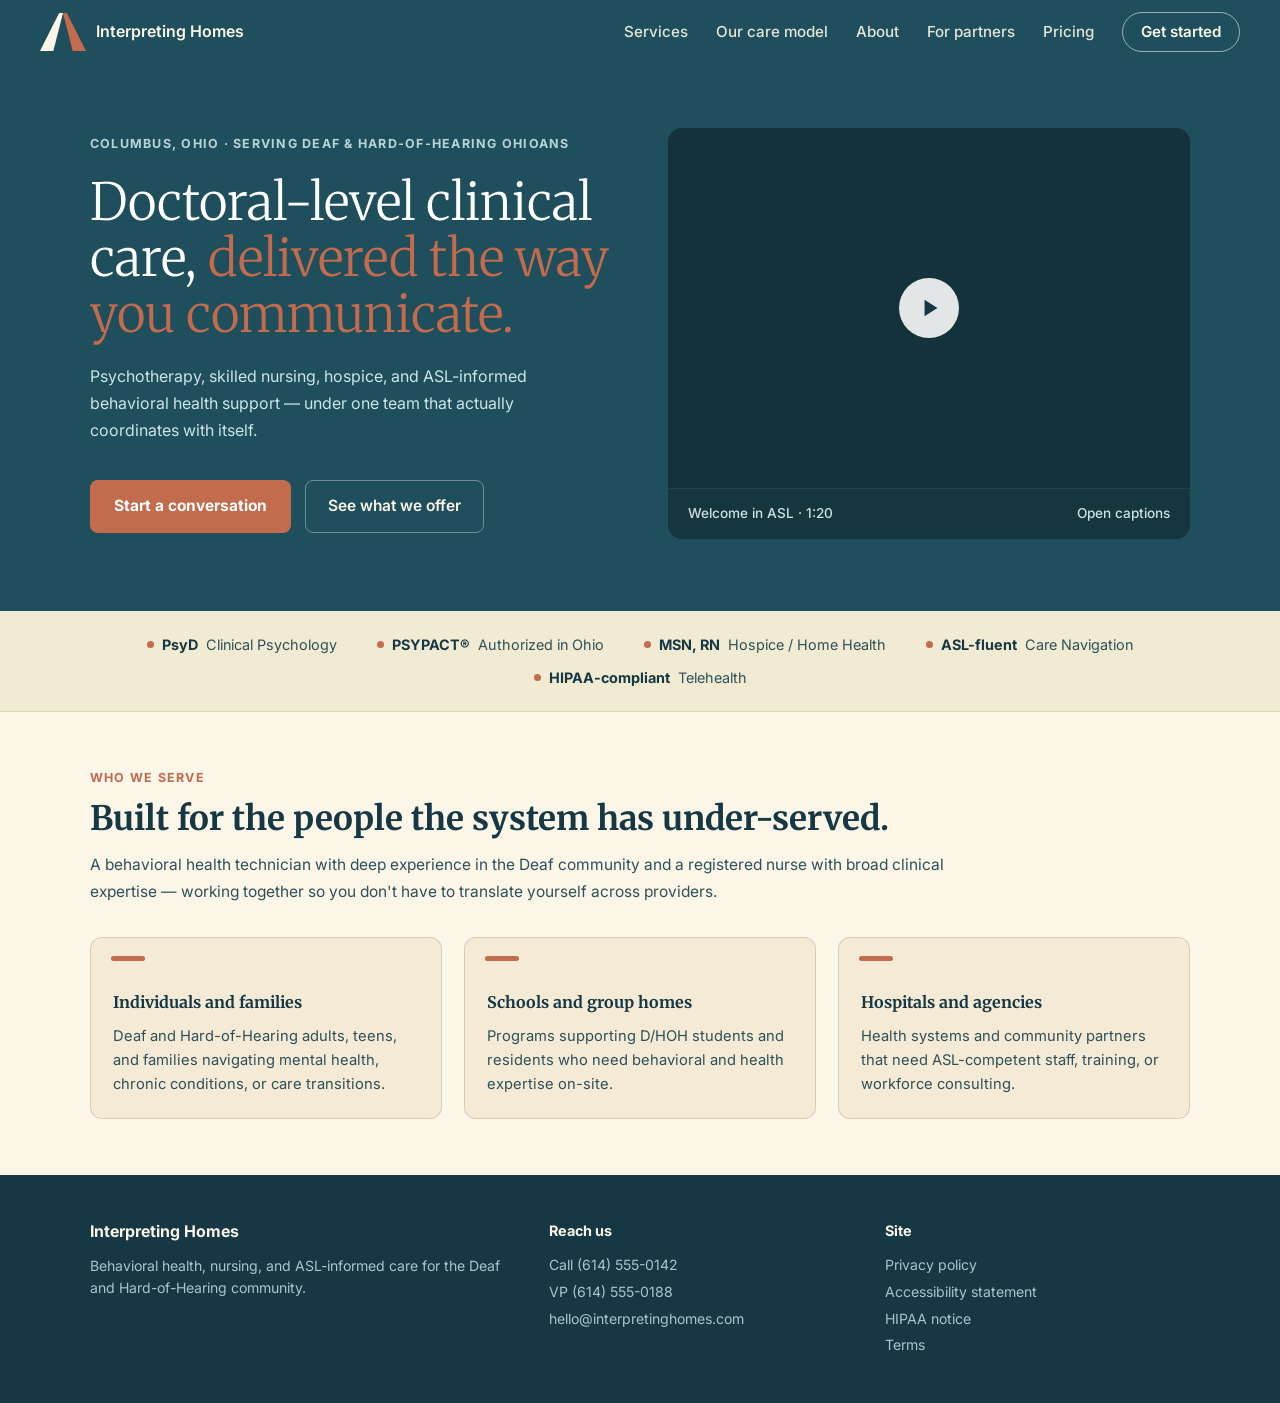
<file: index.html>
<!doctype html>
<html lang="en">
  <head>
    <meta charset="UTF-8" />
    <meta name="viewport" content="width=device-width,initial-scale=1.0" />
    <title>Interpreting Homes | ASL-Informed Healthcare Support</title>
    <link rel="preconnect" href="https://fonts.googleapis.com" />
    <link rel="preconnect" href="https://fonts.gstatic.com" crossorigin />
    <link
      href="https://fonts.googleapis.com/css2?family=Inter:wght@300;400;500;600;700&family=Merriweather:wght@300;400;700;900&display=swap"
      rel="stylesheet"
    />
    <style>
      :root {
        --teal: #1f4e5c;
        --teal-dark: #163844;
        --cream: #fbf6e8;
        --cream-dark: #f2ebd3;
        --terra: #c26b4d;
        --terra-dark: #9b4f35;
      }
      *,
      *::before,
      *::after {
        box-sizing: border-box;
        margin: 0;
        padding: 0;
      }
      body {
        font-family: "Inter", system-ui, sans-serif;
        background: var(--cream);
        color: var(--teal-dark);
        line-height: 1.6;
      }
      h1,
      h2,
      h3,
      h4,
      h5,
      h6 {
        font-family: "Merriweather", Georgia, serif;
      }

      /* ── HEADER ── */
      header {
        background: var(--teal);
        padding: 0 40px;
        height: 64px;
        display: flex;
        align-items: center;
        justify-content: space-between;
      }
      .logo {
        display: flex;
        align-items: center;
        gap: 10px;
        text-decoration: none;
        color: var(--cream);
      }
      .logo-icon {
        height: 38px;
        width: auto;
        flex-shrink: 0;
      }
      .logo-name {
        font-family: "Inter", sans-serif;
        font-weight: 600;
        font-size: 1rem;
        color: var(--cream);
      }
      nav {
        display: flex;
        align-items: center;
        gap: 28px;
      }
      nav a {
        color: var(--cream);
        text-decoration: none;
        font-size: 0.95rem;
        font-weight: 500;
        opacity: 0.9;
      }
      nav a:hover {
        opacity: 1;
      }
      .nav-cta {
        border: 1.5px solid rgba(255, 255, 255, 0.55) !important;
        border-radius: 999px !important;
        padding: 7px 18px !important;
        opacity: 1 !important;
        font-weight: 600 !important;
      }
      .nav-cta:hover {
        background: rgba(255, 255, 255, 0.08) !important;
      }

      /* ── HERO ── */
      .hero {
        background: var(--teal);
        color: var(--cream);
        padding: 64px 40px 72px;
      }
      .hero-inner {
        max-width: 1100px;
        margin: auto;
        display: grid;
        grid-template-columns: 1fr 1fr;
        gap: 56px;
        align-items: center;
      }
      .hero-eyebrow {
        font-family: "Inter", sans-serif;
        font-size: 0.78rem;
        font-weight: 700;
        text-transform: uppercase;
        letter-spacing: 0.1em;
        color: #b8d4d8;
        margin-bottom: 20px;
      }
      .hero h1 {
        font-size: clamp(2.2rem, 4vw, 3.2rem);
        font-weight: 300;
        line-height: 1.1;
        color: #fff;
        margin-bottom: 20px;
      }
      .hero h1 span {
        color: var(--terra);
      }
      .hero-lead {
        font-size: 1rem;
        color: #cce5e8;
        max-width: 480px;
        margin-bottom: 36px;
        line-height: 1.7;
      }
      .hero-actions {
        display: flex;
        gap: 14px;
        flex-wrap: wrap;
      }
      .btn-primary {
        display: inline-block;
        background: var(--terra);
        color: #fff;
        padding: 14px 24px;
        border-radius: 8px;
        text-decoration: none;
        font-weight: 700;
        font-size: 0.97rem;
      }
      .btn-primary:hover {
        background: var(--terra-dark);
      }
      .btn-outline {
        display: inline-block;
        background: transparent;
        color: var(--cream);
        border: 1.5px solid rgba(255, 255, 255, 0.35);
        padding: 13px 22px;
        border-radius: 8px;
        text-decoration: none;
        font-weight: 600;
        font-size: 0.97rem;
      }
      .btn-outline:hover {
        background: rgba(255, 255, 255, 0.05);
      }

      /* ── VIDEO CARD ── */
      .video-card {
        background: rgba(0, 0, 0, 0.22);
        border-radius: 14px;
        overflow: hidden;
        display: flex;
        flex-direction: column;
      }
      .video-screen {
        min-height: 360px;
        display: flex;
        align-items: center;
        justify-content: center;
        background: rgba(0, 0, 0, 0.18);
        flex: 1;
      }
      .play-btn {
        width: 60px;
        height: 60px;
        background: rgba(255, 255, 255, 0.88);
        border-radius: 50%;
        display: flex;
        align-items: center;
        justify-content: center;
      }
      .play-btn svg {
        width: 22px;
        height: 22px;
        margin-left: 4px;
      }
      .video-bar {
        display: flex;
        justify-content: space-between;
        align-items: center;
        padding: 14px 20px;
        font-size: 0.85rem;
        font-weight: 500;
        color: #cde0e4;
        background: rgba(0, 0, 0, 0.12);
        border-top: 1px solid rgba(255, 255, 255, 0.06);
      }

      /* ── CREDENTIALS STRIP ── */
      .creds-strip {
        background: var(--cream-dark);
        padding: 22px 40px;
        border-bottom: 1px solid rgba(210, 196, 172, 0.5);
      }
      .creds-inner {
        max-width: 1100px;
        margin: auto;
        display: flex;
        flex-wrap: wrap;
        justify-content: center;
        gap: 10px 40px;
      }
      .cred-item {
        display: flex;
        align-items: center;
        gap: 8px;
        font-size: 0.9rem;
        color: #2e5059;
      }
      .cred-dot {
        width: 7px;
        height: 7px;
        border-radius: 50%;
        background: var(--terra);
        flex-shrink: 0;
      }
      .cred-item strong {
        font-weight: 700;
        color: var(--teal-dark);
      }

      /* ── WHO WE SERVE ── */
      .who-section {
        background: var(--cream);
        padding: 56px 40px;
      }
      .who-inner {
        max-width: 1100px;
        margin: auto;
      }
      .section-eyebrow {
        font-family: "Inter", sans-serif;
        font-size: 0.78rem;
        font-weight: 700;
        text-transform: uppercase;
        letter-spacing: 0.1em;
        color: var(--terra);
        margin-bottom: 10px;
      }
      .who-section h2 {
        font-size: clamp(1.6rem, 2.8vw, 2.1rem);
        color: var(--teal-dark);
        margin-bottom: 14px;
        line-height: 1.2;
      }
      .who-intro {
        color: #2e5059;
        max-width: 860px;
        margin-bottom: 32px;
        font-size: 0.97rem;
        line-height: 1.7;
      }
      .who-grid {
        display: grid;
        grid-template-columns: repeat(3, 1fr);
        gap: 22px;
      }
      .who-card {
        background: #f4ead6;
        border: 1px solid rgba(210, 196, 172, 0.8);
        border-radius: 12px;
        padding: 28px 22px 22px;
        position: relative;
      }
      .who-accent {
        position: absolute;
        top: 18px;
        left: 20px;
        width: 34px;
        height: 5px;
        background: var(--terra);
        border-radius: 3px;
      }
      .who-card h3 {
        margin-top: 24px;
        margin-bottom: 10px;
        font-size: 1rem;
        font-weight: 700;
        color: var(--teal-dark);
      }
      .who-card p {
        color: #2e5059;
        font-size: 0.92rem;
        line-height: 1.6;
      }

      /* ── FOOTER ── */
      footer {
        background: var(--teal-dark);
        color: var(--cream);
        padding: 44px 40px;
      }
      .footer-inner {
        max-width: 1100px;
        margin: auto;
        display: grid;
        grid-template-columns: 1.4fr 1fr 1fr;
        gap: 32px;
        align-items: start;
      }
      .footer-brand {
        font-weight: 700;
        font-size: 1rem;
        margin-bottom: 10px;
      }
      .footer-desc {
        color: #a8c5ca;
        font-size: 0.88rem;
        line-height: 1.6;
      }
      .footer-heading {
        font-weight: 700;
        font-size: 0.9rem;
        margin-bottom: 10px;
        color: var(--cream);
      }
      .footer-text {
        color: #a8c5ca;
        font-size: 0.88rem;
        line-height: 1.9;
      }
      .footer-text a {
        color: #a8c5ca;
        text-decoration: none;
      }
      .footer-text a:hover {
        text-decoration: underline;
      }

      /* ── RESPONSIVE ── */
      @media (max-width: 820px) {
        header {
          padding: 0 20px;
        }
        .hero {
          padding: 44px 20px 52px;
        }
        .hero-inner {
          grid-template-columns: 1fr;
          gap: 32px;
        }
        .creds-strip {
          padding: 20px;
        }
        .creds-inner {
          gap: 10px 24px;
        }
        .who-section {
          padding: 44px 20px;
        }
        .who-grid {
          grid-template-columns: 1fr;
        }
        footer {
          padding: 36px 20px;
        }
        .footer-inner {
          grid-template-columns: 1fr;
          gap: 24px;
        }
      }
    </style>
  </head>
  <body>
    <!-- HEADER -->
    <header>
      <a href="index.html" class="logo">
        <img
          src="./assets/logo.svg"
          alt="Interpreting Homes"
          class="logo-icon"
        />
        <span class="logo-name">Interpreting Homes</span>
      </a>
      <nav>
        <a href="services.html">Services</a>
        <a href="ourCareModel.html">Our care model</a>
        <a href="about.html">About</a>
        <a href="partners.html">For partners</a>
        <a href="pricing.html">Pricing</a>
        <a href="get-started.html" class="nav-cta">Get started</a>
      </nav>
    </header>

    <!-- HERO -->
    <section class="hero">
      <div class="hero-inner">
        <div>
          <p class="hero-eyebrow">
            Columbus, Ohio · Serving Deaf &amp; Hard-of-Hearing Ohioans
          </p>
          <h1>
            Doctoral-level clinical care,
            <span>delivered the way you communicate.</span>
          </h1>
          <p class="hero-lead">
            Psychotherapy, skilled nursing, hospice, and ASL-informed behavioral
            health support — under one team that actually coordinates with
            itself.
          </p>
          <div class="hero-actions">
            <a href="get-started.html" class="btn-primary"
              >Start a conversation</a
            >
            <a href="services.html" class="btn-outline">See what we offer</a>
          </div>
        </div>
        <div class="video-card">
          <div class="video-screen">
            <div class="play-btn">
              <svg viewBox="0 0 24 24" fill="var(--teal-dark)">
                <polygon points="5,3 19,12 5,21" />
              </svg>
            </div>
          </div>
          <div class="video-bar">
            <span>Welcome in ASL · 1:20</span>
            <span>Open captions</span>
          </div>
        </div>
      </div>
    </section>

    <!-- CREDENTIALS STRIP -->
    <div class="creds-strip">
      <div class="creds-inner">
        <div class="cred-item">
          <span class="cred-dot"></span><strong>PsyD</strong> Clinical
          Psychology
        </div>
        <div class="cred-item">
          <span class="cred-dot"></span><strong>PSYPACT®</strong> Authorized in
          Ohio
        </div>
        <div class="cred-item">
          <span class="cred-dot"></span><strong>MSN, RN</strong> Hospice / Home
          Health
        </div>
        <div class="cred-item">
          <span class="cred-dot"></span><strong>ASL-fluent</strong> Care
          Navigation
        </div>
        <div class="cred-item">
          <span class="cred-dot"></span
          ><strong>HIPAA-compliant</strong> Telehealth
        </div>
      </div>
    </div>

    <!-- WHO WE SERVE -->
    <section class="who-section">
      <div class="who-inner">
        <p class="section-eyebrow">Who we serve</p>
        <h2>Built for the people the system has under-served.</h2>
        <p class="who-intro">
          A behavioral health technician with deep experience in the Deaf
          community and a registered nurse with broad clinical expertise —
          working together so you don't have to translate yourself across
          providers.
        </p>
        <div class="who-grid">
          <div class="who-card">
            <div class="who-accent"></div>
            <h3>Individuals and families</h3>
            <p>
              Deaf and Hard-of-Hearing adults, teens, and families navigating
              mental health, chronic conditions, or care transitions.
            </p>
          </div>
          <div class="who-card">
            <div class="who-accent"></div>
            <h3>Schools and group homes</h3>
            <p>
              Programs supporting D/HOH students and residents who need
              behavioral and health expertise on-site.
            </p>
          </div>
          <div class="who-card">
            <div class="who-accent"></div>
            <h3>Hospitals and agencies</h3>
            <p>
              Health systems and community partners that need ASL-competent
              staff, training, or workforce consulting.
            </p>
          </div>
        </div>
      </div>
    </section>

    <!-- FOOTER -->
    <footer>
      <div class="footer-inner">
        <div>
          <p class="footer-brand">Interpreting Homes</p>
          <p class="footer-desc">
            Behavioral health, nursing, and ASL-informed care for the Deaf and
            Hard-of-Hearing community.
          </p>
        </div>
        <div>
          <p class="footer-heading">Reach us</p>
          <p class="footer-text">
            Call (614) 555-0142<br />
            VP (614) 555-0188<br />
            hello@interpretinghomes.com
          </p>
        </div>
        <div>
          <p class="footer-heading">Site</p>
          <p class="footer-text">
            <a href="legal/privacy-policy.html">Privacy policy</a><br />
            <a href="legal/accessibility-statement.html"
              >Accessibility statement</a
            ><br />
            <a href="legal/hipaa-notice.html">HIPAA notice</a><br />
            <a href="legal/terms.html">Terms</a>
          </p>
        </div>
      </div>
    </footer>
  </body>
</html>
</file>
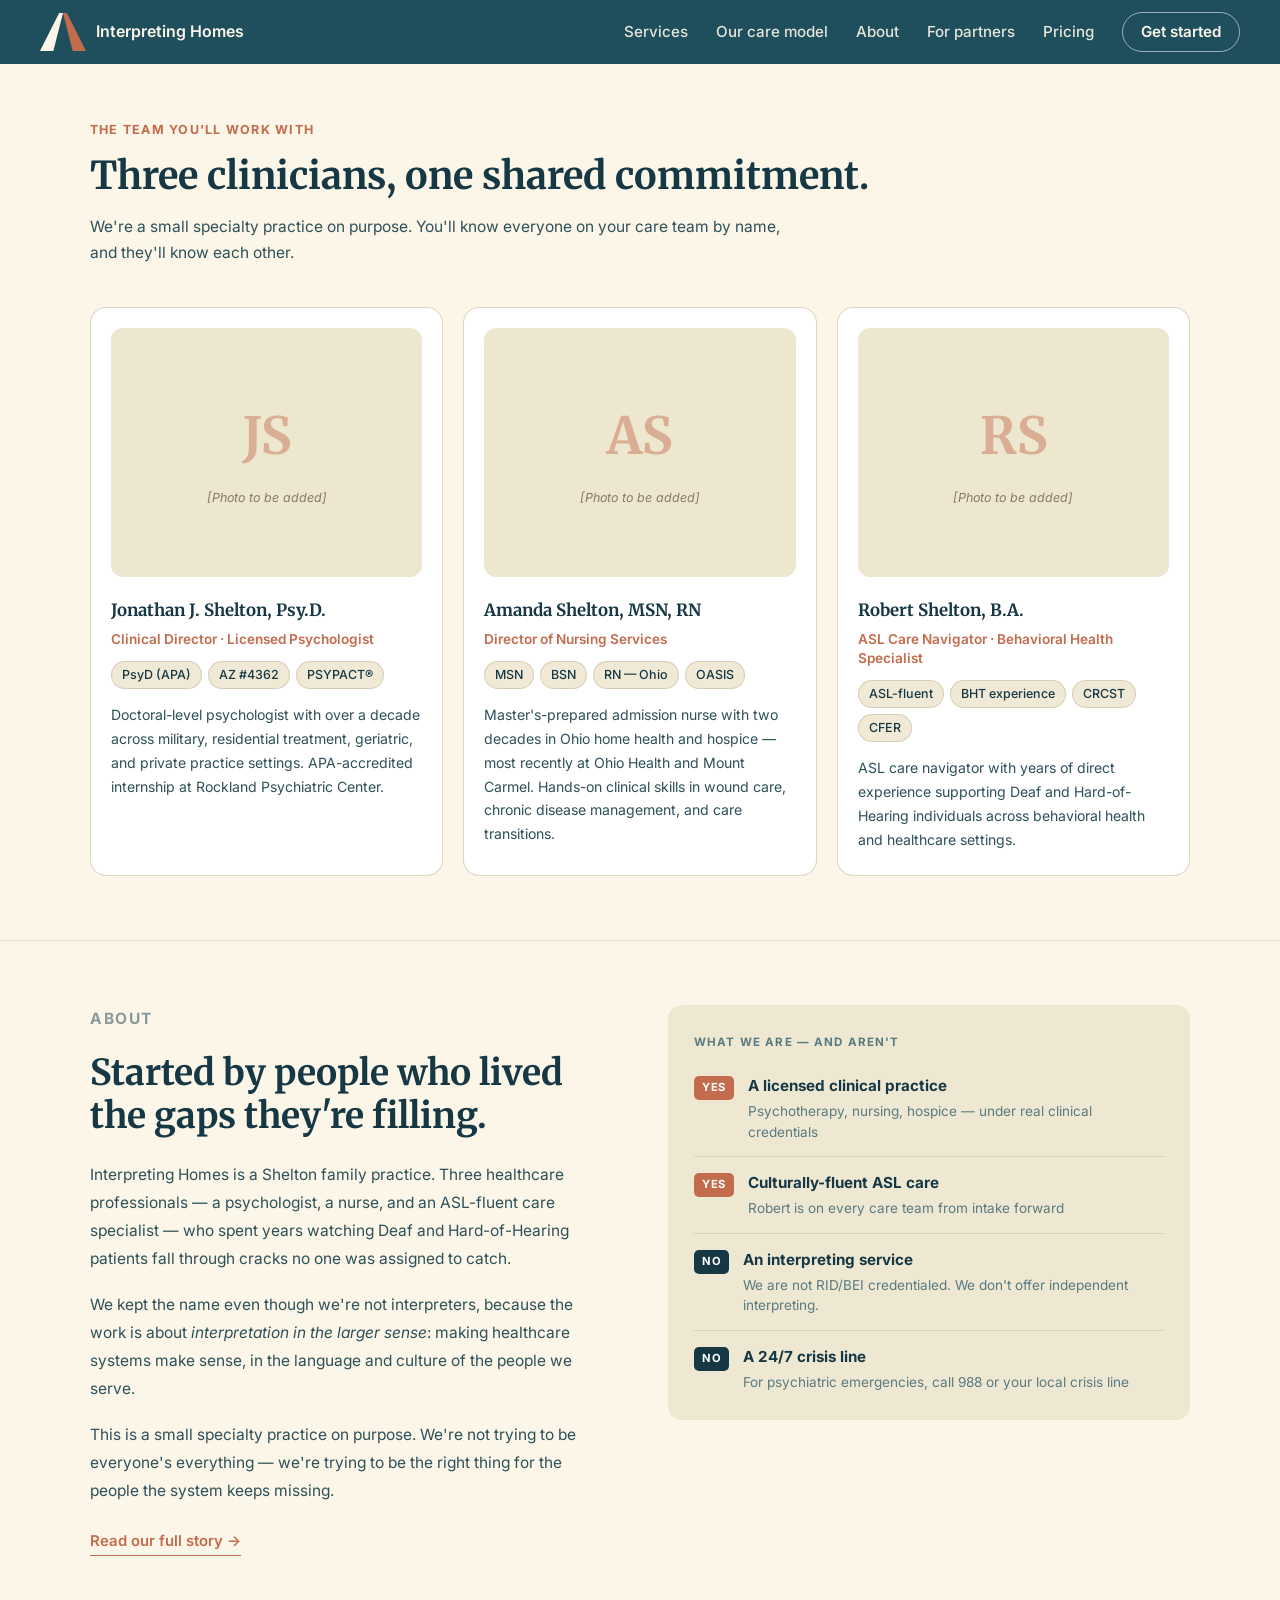
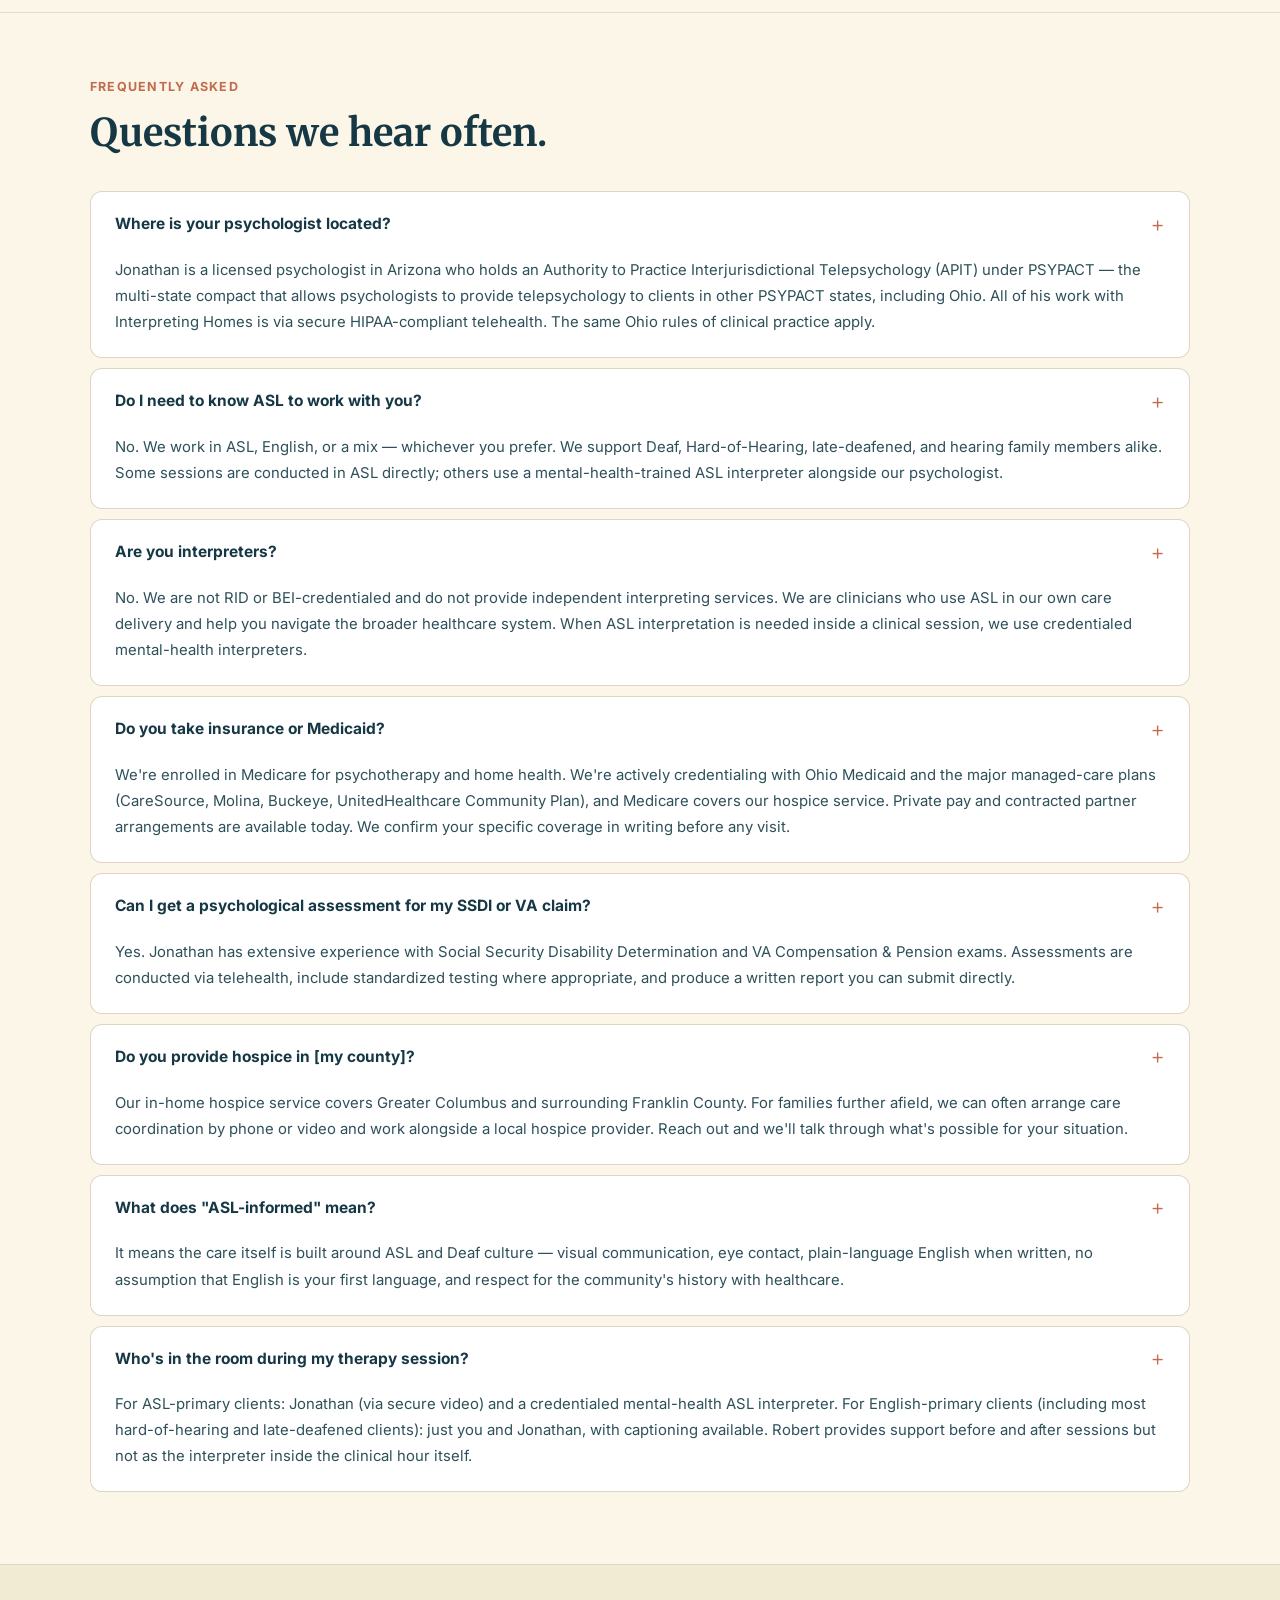
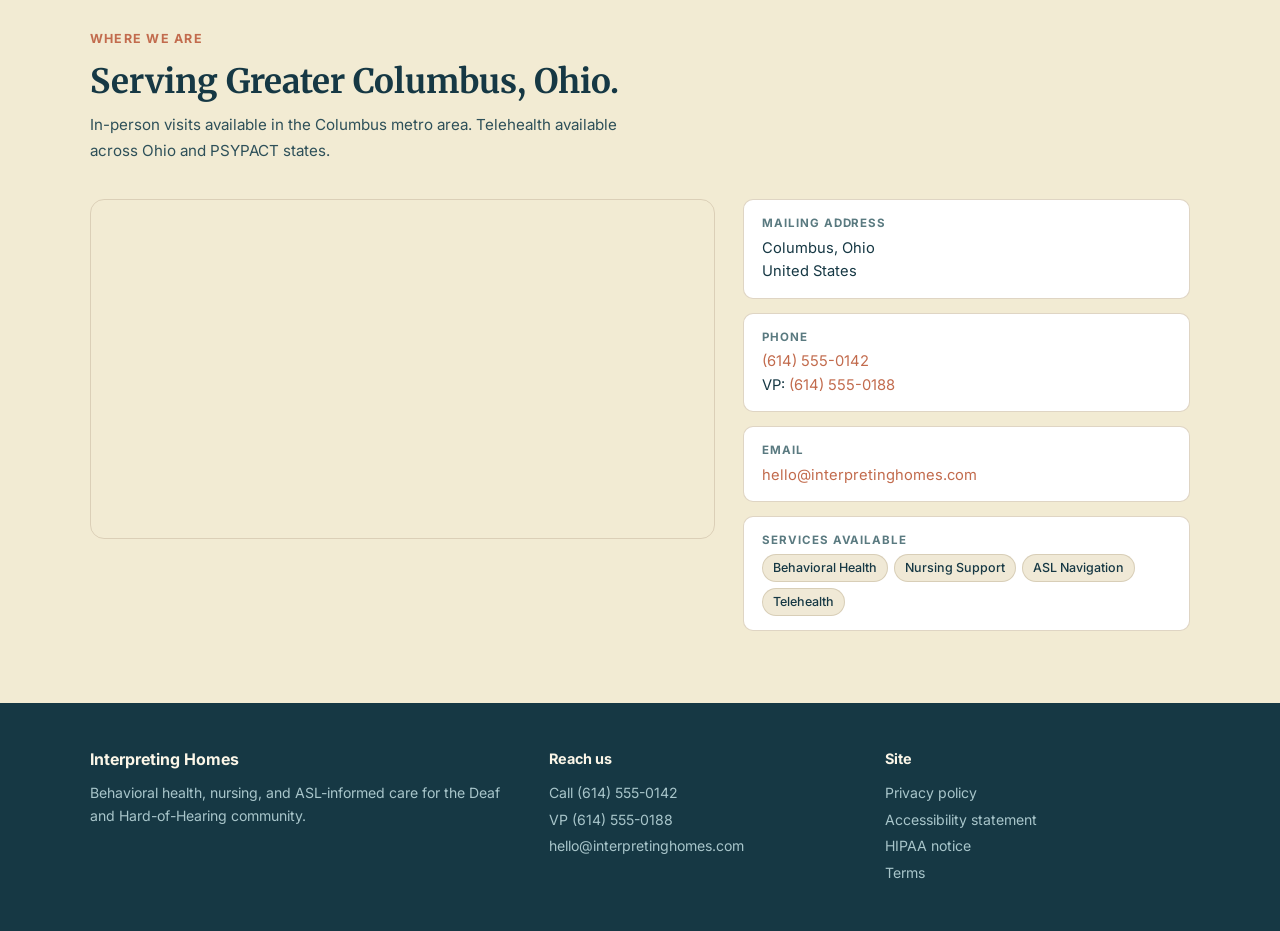
<file: about.html>
<!doctype html>
<html lang="en">
  <head>
    <meta charset="UTF-8" />
    <meta name="viewport" content="width=device-width, initial-scale=1.0" />
    <title>About | Interpreting Homes</title>
    <link rel="preconnect" href="https://fonts.googleapis.com" />
    <link rel="preconnect" href="https://fonts.gstatic.com" crossorigin />
    <link
      href="https://fonts.googleapis.com/css2?family=Inter:wght@300;400;500;600;700&family=Merriweather:wght@300;400;700;900&display=swap"
      rel="stylesheet"
    />
    <style>
      :root {
        --teal: #1f4e5c;
        --teal-dark: #163844;
        --cream: #fbf6e8;
        --cream-dark: #f2ebd3;
        --terra: #c26b4d;
        --terra-dark: #9b4f35;
      }
      *,
      *::before,
      *::after {
        box-sizing: border-box;
        margin: 0;
        padding: 0;
      }
      body {
        font-family: "Inter", system-ui, sans-serif;
        background: var(--cream);
        color: var(--teal-dark);
        line-height: 1.6;
      }
      h1,
      h2,
      h3,
      h4,
      h5,
      h6 {
        font-family: "Merriweather", Georgia, serif;
      }

      /* ── HEADER ── */
      header {
        background: var(--teal);
        padding: 0 40px;
        height: 64px;
        display: flex;
        align-items: center;
        justify-content: space-between;
      }
      .logo {
        display: flex;
        align-items: center;
        gap: 10px;
        text-decoration: none;
        color: var(--cream);
      }
      .logo-icon {
        height: 38px;
        width: auto;
        flex-shrink: 0;
      }
      .logo-name {
        font-family: "Inter", sans-serif;
        font-weight: 600;
        font-size: 1rem;
        color: var(--cream);
      }
      nav {
        display: flex;
        align-items: center;
        gap: 28px;
      }
      nav a {
        color: var(--cream);
        text-decoration: none;
        font-size: 0.95rem;
        font-weight: 500;
        opacity: 0.9;
      }
      nav a:hover {
        opacity: 1;
      }
      .nav-cta {
        border: 1.5px solid rgba(255, 255, 255, 0.55) !important;
        border-radius: 999px !important;
        padding: 7px 18px !important;
        opacity: 1 !important;
        font-weight: 600 !important;
      }
      .nav-cta:hover {
        background: rgba(255, 255, 255, 0.08) !important;
      }

      /* ── SHARED ── */
      .section-eyebrow {
        font-family: "Inter", sans-serif;
        font-size: 0.78rem;
        font-weight: 700;
        text-transform: uppercase;
        letter-spacing: 0.1em;
        color: var(--terra);
        margin-bottom: 12px;
      }

      /* ── TEAM SECTION ── */
      .team-section {
        padding: 56px 40px 64px;
        background: var(--cream);
        border-bottom: 1px solid rgba(210, 196, 172, 0.5);
      }
      .team-inner {
        max-width: 1100px;
        margin: auto;
      }
      .team-section h2 {
        font-size: clamp(1.8rem, 3vw, 2.5rem);
        color: var(--teal-dark);
        margin-bottom: 16px;
        line-height: 1.2;
      }
      .team-intro {
        font-size: 0.97rem;
        color: #2e5059;
        max-width: 700px;
        line-height: 1.7;
        margin-bottom: 40px;
      }
      .team-grid {
        display: grid;
        grid-template-columns: repeat(3, 1fr);
        gap: 20px;
      }
      .team-card {
        background: #fff;
        border: 1px solid rgba(210, 196, 172, 0.7);
        border-radius: 16px;
        overflow: hidden;
        padding: 20px 20px 24px;
      }
      .team-photo {
        background: #ede7d0;
        border-radius: 12px;
        width: 100%;
        aspect-ratio: 4/3.2;
        display: flex;
        flex-direction: column;
        align-items: center;
        justify-content: center;
        margin-bottom: 20px;
        gap: 10px;
      }
      .team-initials {
        font-family: "Merriweather", Georgia, serif;
        font-size: 3.2rem;
        font-weight: 700;
        color: var(--terra);
        opacity: 0.45;
      }
      .team-photo-label {
        font-size: 0.78rem;
        color: #8a7a60;
        font-style: italic;
      }
      .team-card h3 {
        font-family: "Merriweather", Georgia, serif;
        font-size: 1.05rem;
        font-weight: 700;
        color: var(--teal-dark);
        margin-bottom: 6px;
      }
      .team-role {
        font-family: "Inter", sans-serif;
        font-size: 0.85rem;
        font-weight: 600;
        color: var(--terra);
        margin-bottom: 12px;
        line-height: 1.4;
      }
      .team-tags {
        display: flex;
        flex-wrap: wrap;
        gap: 6px;
        margin-bottom: 14px;
      }
      .tag {
        font-family: "Inter", sans-serif;
        font-size: 0.78rem;
        font-weight: 500;
        color: var(--teal-dark);
        background: #f0e9d6;
        border: 1px solid rgba(180, 165, 135, 0.4);
        border-radius: 999px;
        padding: 3px 10px;
      }
      .team-bio {
        font-size: 0.88rem;
        color: #2e5059;
        line-height: 1.7;
      }

      /* ── ABOUT STORY ── */
      .about-section {
        padding: 64px 40px 56px;
        background: var(--cream);
        border-bottom: 1px solid rgba(210, 196, 172, 0.5);
      }
      .about-inner {
        max-width: 1100px;
        margin: auto;
        display: grid;
        grid-template-columns: 1fr 1fr;
        gap: 56px;
        align-items: start;
      }
      .about-eyebrow {
        font-family: "Inter", sans-serif;
        font-size: 0.78rem;
        font-weight: 700;
        text-transform: uppercase;
        letter-spacing: 0.1em;
        color: var(--teal-dark);
        opacity: 0.55;
        margin-bottom: 14px;
      }
      .about-left h2 {
        font-size: clamp(1.7rem, 2.8vw, 2.4rem);
        color: var(--teal-dark);
        line-height: 1.2;
        margin-bottom: 24px;
      }
      .about-left p {
        font-size: 0.97rem;
        color: #2e5059;
        line-height: 1.8;
        margin-bottom: 18px;
      }
      .about-left p:last-of-type {
        margin-bottom: 24px;
      }
      .link-arrow {
        display: inline-flex;
        align-items: center;
        gap: 4px;
        color: var(--terra);
        font-size: 0.93rem;
        font-weight: 600;
        text-decoration: none;
        border-bottom: 1.5px solid var(--terra);
        padding-bottom: 1px;
      }
      .link-arrow:hover {
        color: var(--terra-dark);
        border-color: var(--terra-dark);
      }

      /* ── YES/NO CARD ── */
      .yesno-card {
        background: #eee8d3;
        border-radius: 14px;
        padding: 28px 26px;
      }
      .yesno-eyebrow {
        font-family: "Inter", sans-serif;
        font-size: 0.72rem;
        font-weight: 700;
        text-transform: uppercase;
        letter-spacing: 0.1em;
        color: #5a7a80;
        margin-bottom: 22px;
      }
      .yesno-item {
        display: flex;
        gap: 14px;
        align-items: flex-start;
        padding: 14px 0;
        border-bottom: 1px solid rgba(180, 168, 140, 0.35);
      }
      .yesno-item:first-of-type {
        padding-top: 0;
      }
      .yesno-item:last-of-type {
        border-bottom: none;
        padding-bottom: 0;
      }
      .yesno-badge {
        font-family: "Inter", sans-serif;
        font-size: 0.7rem;
        font-weight: 700;
        letter-spacing: 0.05em;
        color: #fff;
        border-radius: 5px;
        padding: 3px 8px;
        flex-shrink: 0;
        margin-top: 2px;
      }
      .badge-yes {
        background: var(--terra);
      }
      .badge-no {
        background: var(--teal-dark);
      }
      .yesno-text h4 {
        font-family: "Inter", sans-serif;
        font-size: 0.95rem;
        font-weight: 700;
        color: var(--teal-dark);
        margin-bottom: 3px;
      }
      .yesno-text p {
        font-size: 0.85rem;
        color: #5a7a80;
        line-height: 1.5;
      }

      /* ── FAQ ── */
      .faq-section {
        padding: 64px 40px 72px;
        background: var(--cream);
      }
      .faq-inner {
        max-width: 1100px;
        margin: auto;
      }
      .faq-section h2 {
        font-size: clamp(1.7rem, 3vw, 2.4rem);
        color: var(--teal-dark);
        margin-bottom: 36px;
        line-height: 1.2;
      }
      .faq-list {
        display: flex;
        flex-direction: column;
        gap: 10px;
      }
      .faq-item {
        background: #fff;
        border: 1px solid rgba(210, 196, 172, 0.7);
        border-radius: 12px;
        overflow: hidden;
      }
      .faq-item summary {
        list-style: none;
        display: flex;
        justify-content: space-between;
        align-items: center;
        padding: 20px 24px;
        font-size: 0.97rem;
        font-weight: 700;
        color: var(--teal-dark);
        cursor: pointer;
        user-select: none;
        gap: 16px;
      }
      .faq-item summary::-webkit-details-marker {
        display: none;
      }
      .faq-icon {
        color: var(--terra);
        font-size: 1.1rem;
        font-weight: 400;
        flex-shrink: 0;
        transition: transform 0.2s;
        line-height: 1;
      }
      .faq-item[open] .faq-icon {
        transform: rotate(45deg);
      }
      .faq-body {
        padding: 0 24px 22px;
        font-size: 0.93rem;
        color: #2e5059;
        line-height: 1.75;
      }

      /* ── LOCATION ── */
      .location-section {
        padding: 64px 40px 72px;
        background: var(--cream-dark);
        border-top: 1px solid rgba(210, 196, 172, 0.5);
      }
      .location-inner {
        max-width: 1100px;
        margin: auto;
      }
      .location-section h2 {
        font-size: clamp(1.6rem, 2.8vw, 2.1rem);
        color: var(--teal-dark);
        margin-bottom: 10px;
        line-height: 1.2;
      }
      .location-lead {
        font-size: 0.95rem;
        color: #2e5059;
        margin-bottom: 36px;
        line-height: 1.7;
        max-width: 560px;
      }
      .location-grid {
        display: grid;
        grid-template-columns: 1.4fr 1fr;
        gap: 28px;
        align-items: start;
      }
      .location-map {
        border-radius: 14px;
        overflow: hidden;
        height: 340px;
        border: 1px solid rgba(210, 196, 172, 0.7);
      }
      .location-details {
        display: flex;
        flex-direction: column;
        gap: 14px;
      }
      .location-card {
        background: #fff;
        border: 1px solid rgba(210, 196, 172, 0.7);
        border-radius: 10px;
        padding: 14px 18px;
      }
      .loc-label {
        font-family: "Inter", sans-serif;
        font-size: 0.72rem;
        font-weight: 700;
        text-transform: uppercase;
        letter-spacing: 0.08em;
        color: #5a7a80;
        margin-bottom: 4px;
      }
      .loc-value {
        font-size: 0.92rem;
        color: var(--teal-dark);
        line-height: 1.6;
      }
      .loc-value a {
        color: var(--terra);
        text-decoration: none;
      }
      .loc-value a:hover {
        text-decoration: underline;
      }
      .loc-tags {
        display: flex;
        flex-wrap: wrap;
        gap: 6px;
        margin-top: 4px;
      }

      /* ── FOOTER ── */
      footer {
        background: var(--teal-dark);
        color: var(--cream);
        padding: 44px 40px;
      }
      .footer-inner {
        max-width: 1100px;
        margin: auto;
        display: grid;
        grid-template-columns: 1.4fr 1fr 1fr;
        gap: 32px;
        align-items: start;
      }
      .footer-brand {
        font-weight: 700;
        font-size: 1rem;
        margin-bottom: 10px;
      }
      .footer-desc {
        color: #a8c5ca;
        font-size: 0.88rem;
        line-height: 1.6;
      }
      .footer-heading {
        font-weight: 700;
        font-size: 0.9rem;
        margin-bottom: 10px;
        color: var(--cream);
      }
      .footer-text {
        color: #a8c5ca;
        font-size: 0.88rem;
        line-height: 1.9;
      }
      .footer-text a {
        color: #a8c5ca;
        text-decoration: none;
      }
      .footer-text a:hover {
        text-decoration: underline;
      }

      /* ── RESPONSIVE ── */
      @media (max-width: 900px) {
        header {
          padding: 0 20px;
        }
        .team-section,
        .about-section,
        .faq-section {
          padding-left: 20px;
          padding-right: 20px;
        }
        .team-grid {
          grid-template-columns: 1fr;
        }
        .about-inner {
          grid-template-columns: 1fr;
          gap: 32px;
        }
        .location-grid {
          grid-template-columns: 1fr;
        }
        .location-map {
          height: 260px;
        }

        .footer-inner {
          grid-template-columns: 1fr;
          gap: 24px;
        }
      }
    </style>
  </head>
  <body>
    <!-- HEADER -->
    <header>
      <a href="index.html" class="logo">
        <img
          src="./assets/logo.svg"
          alt="Interpreting Homes"
          class="logo-icon"
        />
        <span class="logo-name">Interpreting Homes</span>
      </a>
      <nav>
        <a href="services.html">Services</a>
        <a href="ourCareModel.html">Our care model</a>
        <a href="about.html">About</a>
        <a href="partners.html">For partners</a>
        <a href="pricing.html">Pricing</a>
        <a href="get-started.html" class="nav-cta">Get started</a>
      </nav>
    </header>

    <main>
      <!-- TEAM SECTION (existing) -->
      <section class="team-section">
        <div class="team-inner">
          <p class="section-eyebrow">The team you'll work with</p>
          <h2>Three clinicians, one shared commitment.</h2>
          <p class="team-intro">
            We're a small specialty practice on purpose. You'll know everyone on
            your care team by name, and they'll know each other.
          </p>
          <div class="team-grid">
            <div class="team-card">
              <div class="team-photo">
                <span class="team-initials">JS</span>
                <span class="team-photo-label">[Photo to be added]</span>
              </div>
              <h3>Jonathan J. Shelton, Psy.D.</h3>
              <p class="team-role">Clinical Director · Licensed Psychologist</p>
              <div class="team-tags">
                <span class="tag">PsyD (APA)</span>
                <span class="tag">AZ #4362</span>
                <span class="tag">PSYPACT®</span>
              </div>
              <p class="team-bio">
                Doctoral-level psychologist with over a decade across military,
                residential treatment, geriatric, and private practice settings.
                APA-accredited internship at Rockland Psychiatric Center.
              </p>
            </div>
            <div class="team-card">
              <div class="team-photo">
                <span class="team-initials">AS</span>
                <span class="team-photo-label">[Photo to be added]</span>
              </div>
              <h3>Amanda Shelton, MSN, RN</h3>
              <p class="team-role">Director of Nursing Services</p>
              <div class="team-tags">
                <span class="tag">MSN</span>
                <span class="tag">BSN</span>
                <span class="tag">RN — Ohio</span>
                <span class="tag">OASIS</span>
              </div>
              <p class="team-bio">
                Master's-prepared admission nurse with two decades in Ohio home
                health and hospice — most recently at Ohio Health and Mount
                Carmel. Hands-on clinical skills in wound care, chronic disease
                management, and care transitions.
              </p>
            </div>
            <div class="team-card">
              <div class="team-photo">
                <span class="team-initials">RS</span>
                <span class="team-photo-label">[Photo to be added]</span>
              </div>
              <h3>Robert Shelton, B.A.</h3>
              <p class="team-role">
                ASL Care Navigator · Behavioral Health Specialist
              </p>
              <div class="team-tags">
                <span class="tag">ASL-fluent</span>
                <span class="tag">BHT experience</span>
                <span class="tag">CRCST</span>
                <span class="tag">CFER</span>
              </div>
              <p class="team-bio">
                ASL care navigator with years of direct experience supporting
                Deaf and Hard-of-Hearing individuals across behavioral health
                and healthcare settings.
              </p>
            </div>
          </div>
        </div>
      </section>

      <!-- ABOUT STORY (screenshot 1) -->
      <section class="about-section">
        <div class="about-inner">
          <div class="about-left">
            <p class="about-eyebrow">About</p>
            <h2>Started by people who lived the gaps they're filling.</h2>
            <p>
              Interpreting Homes is a Shelton family practice. Three healthcare
              professionals — a psychologist, a nurse, and an ASL-fluent care
              specialist — who spent years watching Deaf and Hard-of-Hearing
              patients fall through cracks no one was assigned to catch.
            </p>
            <p>
              We kept the name even though we're not interpreters, because the
              work is about <em>interpretation in the larger sense</em>: making
              healthcare systems make sense, in the language and culture of the
              people we serve.
            </p>
            <p>
              This is a small specialty practice on purpose. We're not trying to
              be everyone's everything — we're trying to be the right thing for
              the people the system keeps missing.
            </p>
            <a href="#story" class="link-arrow">Read our full story →</a>
          </div>

          <div class="yesno-card">
            <p class="yesno-eyebrow">What we are — and aren't</p>

            <div class="yesno-item">
              <span class="yesno-badge badge-yes">YES</span>
              <div class="yesno-text">
                <h4>A licensed clinical practice</h4>
                <p>
                  Psychotherapy, nursing, hospice — under real clinical
                  credentials
                </p>
              </div>
            </div>
            <div class="yesno-item">
              <span class="yesno-badge badge-yes">YES</span>
              <div class="yesno-text">
                <h4>Culturally-fluent ASL care</h4>
                <p>Robert is on every care team from intake forward</p>
              </div>
            </div>
            <div class="yesno-item">
              <span class="yesno-badge badge-no">NO</span>
              <div class="yesno-text">
                <h4>An interpreting service</h4>
                <p>
                  We are not RID/BEI credentialed. We don't offer independent
                  interpreting.
                </p>
              </div>
            </div>
            <div class="yesno-item">
              <span class="yesno-badge badge-no">NO</span>
              <div class="yesno-text">
                <h4>A 24/7 crisis line</h4>
                <p>
                  For psychiatric emergencies, call 988 or your local crisis
                  line
                </p>
              </div>
            </div>
          </div>
        </div>
      </section>

      <!-- FAQ (screenshots 2 & 3) -->
      <section class="faq-section">
        <div class="faq-inner">
          <p class="section-eyebrow">Frequently asked</p>
          <h2>Questions we hear often.</h2>
          <div class="faq-list">
            <details class="faq-item" open>
              <summary>
                Where is your psychologist located?
                <span class="faq-icon">×</span>
              </summary>
              <div class="faq-body">
                Jonathan is a licensed psychologist in Arizona who holds an
                Authority to Practice Interjurisdictional Telepsychology (APIT)
                under PSYPACT — the multi-state compact that allows
                psychologists to provide telepsychology to clients in other
                PSYPACT states, including Ohio. All of his work with
                Interpreting Homes is via secure HIPAA-compliant telehealth. The
                same Ohio rules of clinical practice apply.
              </div>
            </details>

            <details class="faq-item" open>
              <summary>
                Do I need to know ASL to work with you?
                <span class="faq-icon">×</span>
              </summary>
              <div class="faq-body">
                No. We work in ASL, English, or a mix — whichever you prefer. We
                support Deaf, Hard-of-Hearing, late-deafened, and hearing family
                members alike. Some sessions are conducted in ASL directly;
                others use a mental-health-trained ASL interpreter alongside our
                psychologist.
              </div>
            </details>

            <details class="faq-item" open>
              <summary>
                Are you interpreters? <span class="faq-icon">×</span>
              </summary>
              <div class="faq-body">
                No. We are not RID or BEI-credentialed and do not provide
                independent interpreting services. We are clinicians who use ASL
                in our own care delivery and help you navigate the broader
                healthcare system. When ASL interpretation is needed inside a
                clinical session, we use credentialed mental-health
                interpreters.
              </div>
            </details>

            <details class="faq-item" open>
              <summary>
                Do you take insurance or Medicaid?
                <span class="faq-icon">×</span>
              </summary>
              <div class="faq-body">
                We're enrolled in Medicare for psychotherapy and home health.
                We're actively credentialing with Ohio Medicaid and the major
                managed-care plans (CareSource, Molina, Buckeye,
                UnitedHealthcare Community Plan), and Medicare covers our
                hospice service. Private pay and contracted partner arrangements
                are available today. We confirm your specific coverage in
                writing before any visit.
              </div>
            </details>

            <details class="faq-item" open>
              <summary>
                Can I get a psychological assessment for my SSDI or VA claim?
                <span class="faq-icon">×</span>
              </summary>
              <div class="faq-body">
                Yes. Jonathan has extensive experience with Social Security
                Disability Determination and VA Compensation &amp; Pension
                exams. Assessments are conducted via telehealth, include
                standardized testing where appropriate, and produce a written
                report you can submit directly.
              </div>
            </details>

            <details class="faq-item" open>
              <summary>
                Do you provide hospice in [my county]?
                <span class="faq-icon">×</span>
              </summary>
              <div class="faq-body">
                Our in-home hospice service covers Greater Columbus and
                surrounding Franklin County. For families further afield, we can
                often arrange care coordination by phone or video and work
                alongside a local hospice provider. Reach out and we'll talk
                through what's possible for your situation.
              </div>
            </details>

            <details class="faq-item" open>
              <summary>
                What does "ASL-informed" mean? <span class="faq-icon">×</span>
              </summary>
              <div class="faq-body">
                It means the care itself is built around ASL and Deaf culture —
                visual communication, eye contact, plain-language English when
                written, no assumption that English is your first language, and
                respect for the community's history with healthcare.
              </div>
            </details>

            <details class="faq-item" open>
              <summary>
                Who's in the room during my therapy session?
                <span class="faq-icon">×</span>
              </summary>
              <div class="faq-body">
                For ASL-primary clients: Jonathan (via secure video) and a
                credentialed mental-health ASL interpreter. For English-primary
                clients (including most hard-of-hearing and late-deafened
                clients): just you and Jonathan, with captioning available.
                Robert provides support before and after sessions but not as the
                interpreter inside the clinical hour itself.
              </div>
            </details>
          </div>
        </div>
      </section>

      <!-- LOCATION -->
      <section class="location-section">
        <div class="location-inner">
          <p class="section-eyebrow">Where we are</p>
          <h2>Serving Greater Columbus, Ohio.</h2>
          <p class="location-lead">
            In-person visits available in the Columbus metro area. Telehealth
            available across Ohio and PSYPACT states.
          </p>

          <div class="location-grid">
            <div class="location-map">
              <iframe
                title="Interpreting Homes location"
                src="https://www.google.com/maps/embed?pb=!1m18!1m12!1m3!1d97680.54!2d-83.0007!3d39.9612!2m3!1f0!2f0!3f0!3m2!1i1024!2i768!4f13.1!3m3!1m2!1s0x883889c1b998f4ed%3A0x9a7c88b3b5e56c3b!2sColumbus%2C%20OH!5e0!3m2!1sen!2sus!4v1"
                width="100%"
                height="100%"
                style="border: 0; border-radius: 12px"
                allowfullscreen=""
                loading="lazy"
                referrerpolicy="no-referrer-when-downgrade"
              >
              </iframe>
            </div>
            <div class="location-details">
              <div class="location-card">
                <p class="loc-label">Mailing address</p>
                <p class="loc-value">Columbus, Ohio<br />United States</p>
              </div>
              <div class="location-card">
                <p class="loc-label">Phone</p>
                <p class="loc-value">
                  <a href="tel:+16145550142">(614) 555-0142</a><br />
                  VP: <a href="tel:+16145550188">(614) 555-0188</a>
                </p>
              </div>
              <div class="location-card">
                <p class="loc-label">Email</p>
                <p class="loc-value">
                  <a href="mailto:hello@interpretinghomes.com"
                    >hello@interpretinghomes.com</a
                  >
                </p>
              </div>
              <div class="location-card">
                <p class="loc-label">Services available</p>
                <div class="loc-tags">
                  <span class="tag">Behavioral Health</span>
                  <span class="tag">Nursing Support</span>
                  <span class="tag">ASL Navigation</span>
                  <span class="tag">Telehealth</span>
                </div>
              </div>
            </div>
          </div>
        </div>
      </section>
    </main>

    <!-- FOOTER -->
    <footer>
      <div class="footer-inner">
        <div>
          <p class="footer-brand">Interpreting Homes</p>
          <p class="footer-desc">
            Behavioral health, nursing, and ASL-informed care for the Deaf and
            Hard-of-Hearing community.
          </p>
        </div>
        <div>
          <p class="footer-heading">Reach us</p>
          <p class="footer-text">
            Call (614) 555-0142<br />
            VP (614) 555-0188<br />
            hello@interpretinghomes.com
          </p>
        </div>
        <div>
          <p class="footer-heading">Site</p>
          <p class="footer-text">
            <a href="legal/privacy-policy.html">Privacy policy</a><br />
            <a href="legal/accessibility-statement.html"
              >Accessibility statement</a
            ><br />
            <a href="legal/hipaa-notice.html">HIPAA notice</a><br />
            <a href="legal/terms.html">Terms</a>
          </p>
        </div>
      </div>
    </footer>
  </body>
</html>
</file>
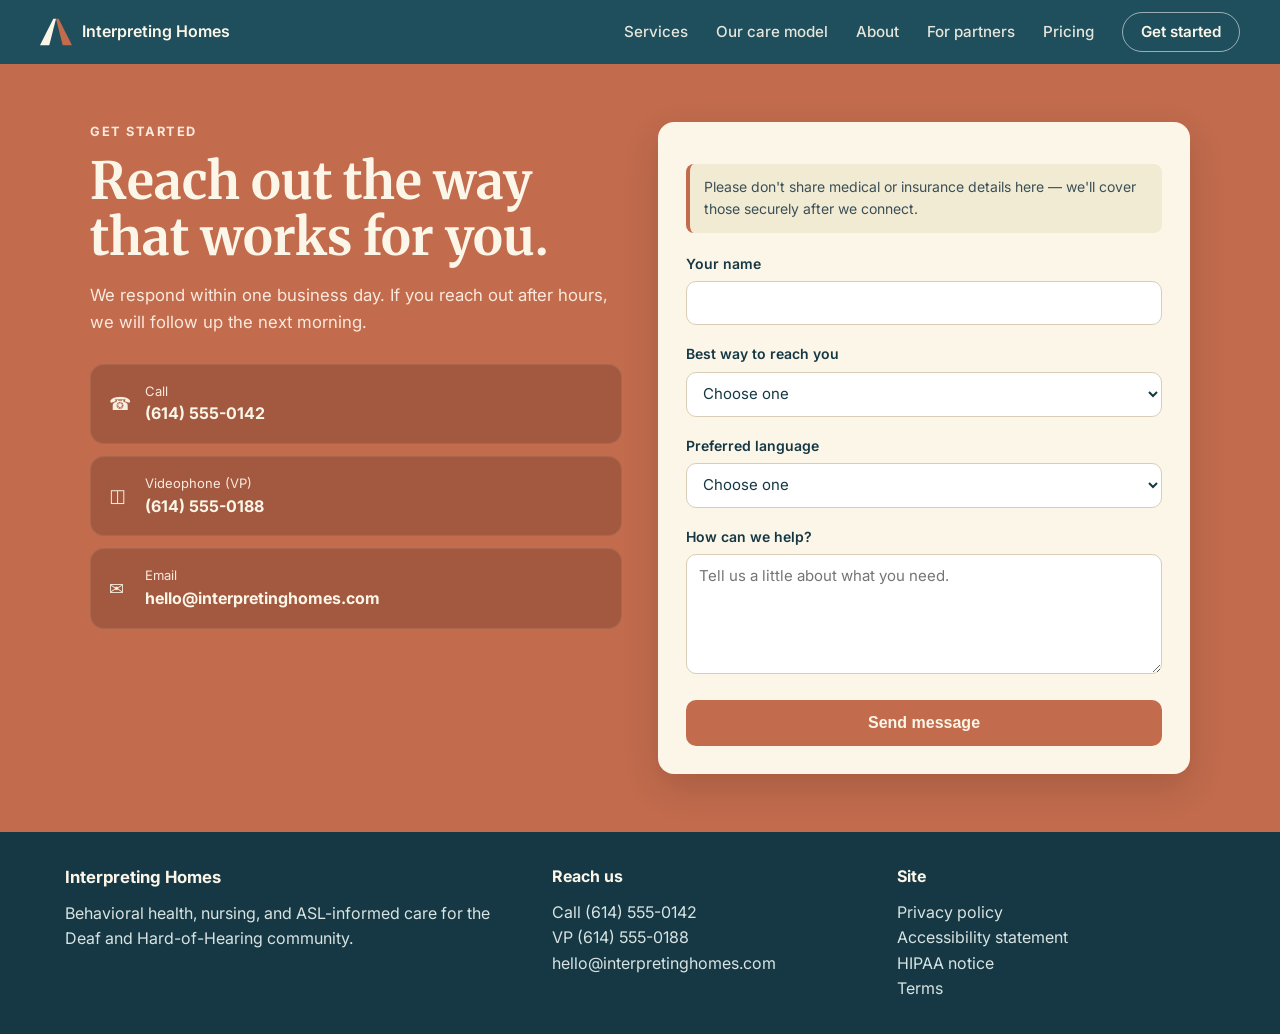
<file: get-started.html>
<!doctype html>
<html lang="en">
  <head>
    <meta charset="UTF-8" />
    <meta name="viewport" content="width=device-width, initial-scale=1.0" />
    <title>Get Started | Interpreting Homes</title>
    <link rel="preconnect" href="https://fonts.googleapis.com" />
    <link rel="preconnect" href="https://fonts.gstatic.com" crossorigin />
    <link
      href="https://fonts.googleapis.com/css2?family=Inter:wght@300;400;500;600;700&family=Merriweather:wght@300;400;700;900&display=swap"
      rel="stylesheet"
    />
    <link rel="stylesheet" href="./css/style.css" />
    <style>
      :root {
        --teal: #1f4e5c;
        --teal-dark: #163844;
        --cream: #fbf6e8;
        --terra: #c26b4d;
      }
      /* ── HEADER ── */
      header {
        background: var(--teal);
        padding: 0 40px;
        height: 64px;
        display: flex;
        align-items: center;
        justify-content: space-between;
      }
      .logo {
        display: flex;
        align-items: center;
        gap: 10px;
        text-decoration: none;
        color: var(--cream);
      }
      .logo-icon {
        width: 32px;
        height: 38px;
        flex-shrink: 0;
      }
      .logo-name {
        font-family: "Inter", sans-serif;
        font-weight: 600;
        font-size: 1rem;
        color: var(--cream);
      }
      nav {
        display: flex;
        align-items: center;
        gap: 28px;
      }
      nav a {
        color: var(--cream);
        text-decoration: none;
        font-size: 0.95rem;
        font-weight: 500;
        opacity: 0.9;
      }
      nav a:hover {
        opacity: 1;
      }
      .nav-cta {
        border: 1.5px solid rgba(255, 255, 255, 0.55) !important;
        border-radius: 999px !important;
        padding: 7px 18px !important;
        opacity: 1 !important;
        font-weight: 600 !important;
      }
      .nav-cta:hover {
        background: rgba(255, 255, 255, 0.08) !important;
      }
      @media (max-width: 820px) {
        header {
          padding: 0 20px;
        }
      }
    </style>
  </head>
  <body class="get-started-page">
    <!-- HEADER -->
    <header>
      <a href="index.html" class="logo">
        <img
          src="./assets/logo.svg"
          alt="Interpreting Homes"
          class="logo-icon"
        />
        <span class="logo-name">Interpreting Homes</span>
      </a>
      <nav>
        <a href="services.html">Services</a>
        <a href="ourCareModel.html">Our care model</a>
        <a href="about.html">About</a>
        <a href="partners.html">For partners</a>
        <a href="pricing.html">Pricing</a>
        <a href="get-started.html" class="nav-cta">Get started</a>
      </nav>
    </header>

    <main>
      <section class="contact-panel">
        <div class="container get-started-layout">
          <div class="contact-info">
            <p class="eyebrow">Get started</p>
            <h1>Reach out the way that works for you.</h1>
            <p class="intro-text">
              We respond within one business day. If you reach out after hours,
              we will follow up the next morning.
            </p>

            <div class="contact-methods">
              <a href="tel:+16145550142" class="contact-method">
                <span class="contact-icon" aria-hidden="true">☎</span>
                <span class="contact-copy">
                  <span>Call</span>
                  <strong>(614) 555-0142</strong>
                </span>
              </a>

              <a href="tel:+16145550188" class="contact-method">
                <span class="contact-icon" aria-hidden="true">◫</span>
                <span class="contact-copy">
                  <span>Videophone (VP)</span>
                  <strong>(614) 555-0188</strong>
                </span>
              </a>

              <a
                href="mailto:hello@interpretinghomes.com"
                class="contact-method"
              >
                <span class="contact-icon" aria-hidden="true">✉</span>
                <span class="contact-copy">
                  <span>Email</span>
                  <strong>hello@interpretinghomes.com</strong>
                </span>
              </a>
            </div>
          </div>

          <form class="contact-form-card">
            <p class="form-note">
              Please don't share medical or insurance details here — we'll cover
              those securely after we connect.
            </p>

            <div class="form-group">
              <label for="name">Your name</label>
              <input id="name" name="name" type="text" required />
            </div>

            <div class="form-group">
              <label for="contact-method">Best way to reach you</label>
              <select id="contact-method" name="contact-method" required>
                <option value="">Choose one</option>
                <option>Email</option>
                <option>Phone</option>
                <option>Videophone</option>
                <option>Text message</option>
              </select>
            </div>

            <div class="form-group">
              <label for="language">Preferred language</label>
              <select id="language" name="language" required>
                <option value="">Choose one</option>
                <option>ASL</option>
                <option>English</option>
                <option>Both</option>
              </select>
            </div>

            <div class="form-group">
              <label for="message">How can we help?</label>
              <textarea
                id="message"
                name="message"
                placeholder="Tell us a little about what you need."
              ></textarea>
            </div>

            <button class="submit-button" type="submit">Send message</button>
          </form>
        </div>
      </section>
    </main>

    <footer>
      <div class="container">
        <div class="footer-grid footer-grid-get-started">
          <div>
            <p class="footer-brand">Interpreting Homes</p>
            <p class="footer-text">
              Behavioral health, nursing, and ASL-informed care for the Deaf and
              Hard-of-Hearing community.
            </p>
          </div>
          <div>
            <p class="footer-heading">Reach us</p>
            <p class="footer-text">
              Call (614) 555-0142<br />
              VP (614) 555-0188<br />
              hello@interpretinghomes.com
            </p>
          </div>
          <div>
            <p class="footer-heading">Site</p>
            <p class="footer-text footer-links">
              <a href="legal/privacy-policy.html">Privacy policy</a><br />
              <a href="legal/accessibility-statement.html"
                >Accessibility statement</a
              ><br />
              <a href="legal/hipaa-notice.html">HIPAA notice</a><br />
              <a href="legal/terms.html">Terms</a>
            </p>
          </div>
        </div>
      </div>
    </footer>
  </body>
</html>
</file>
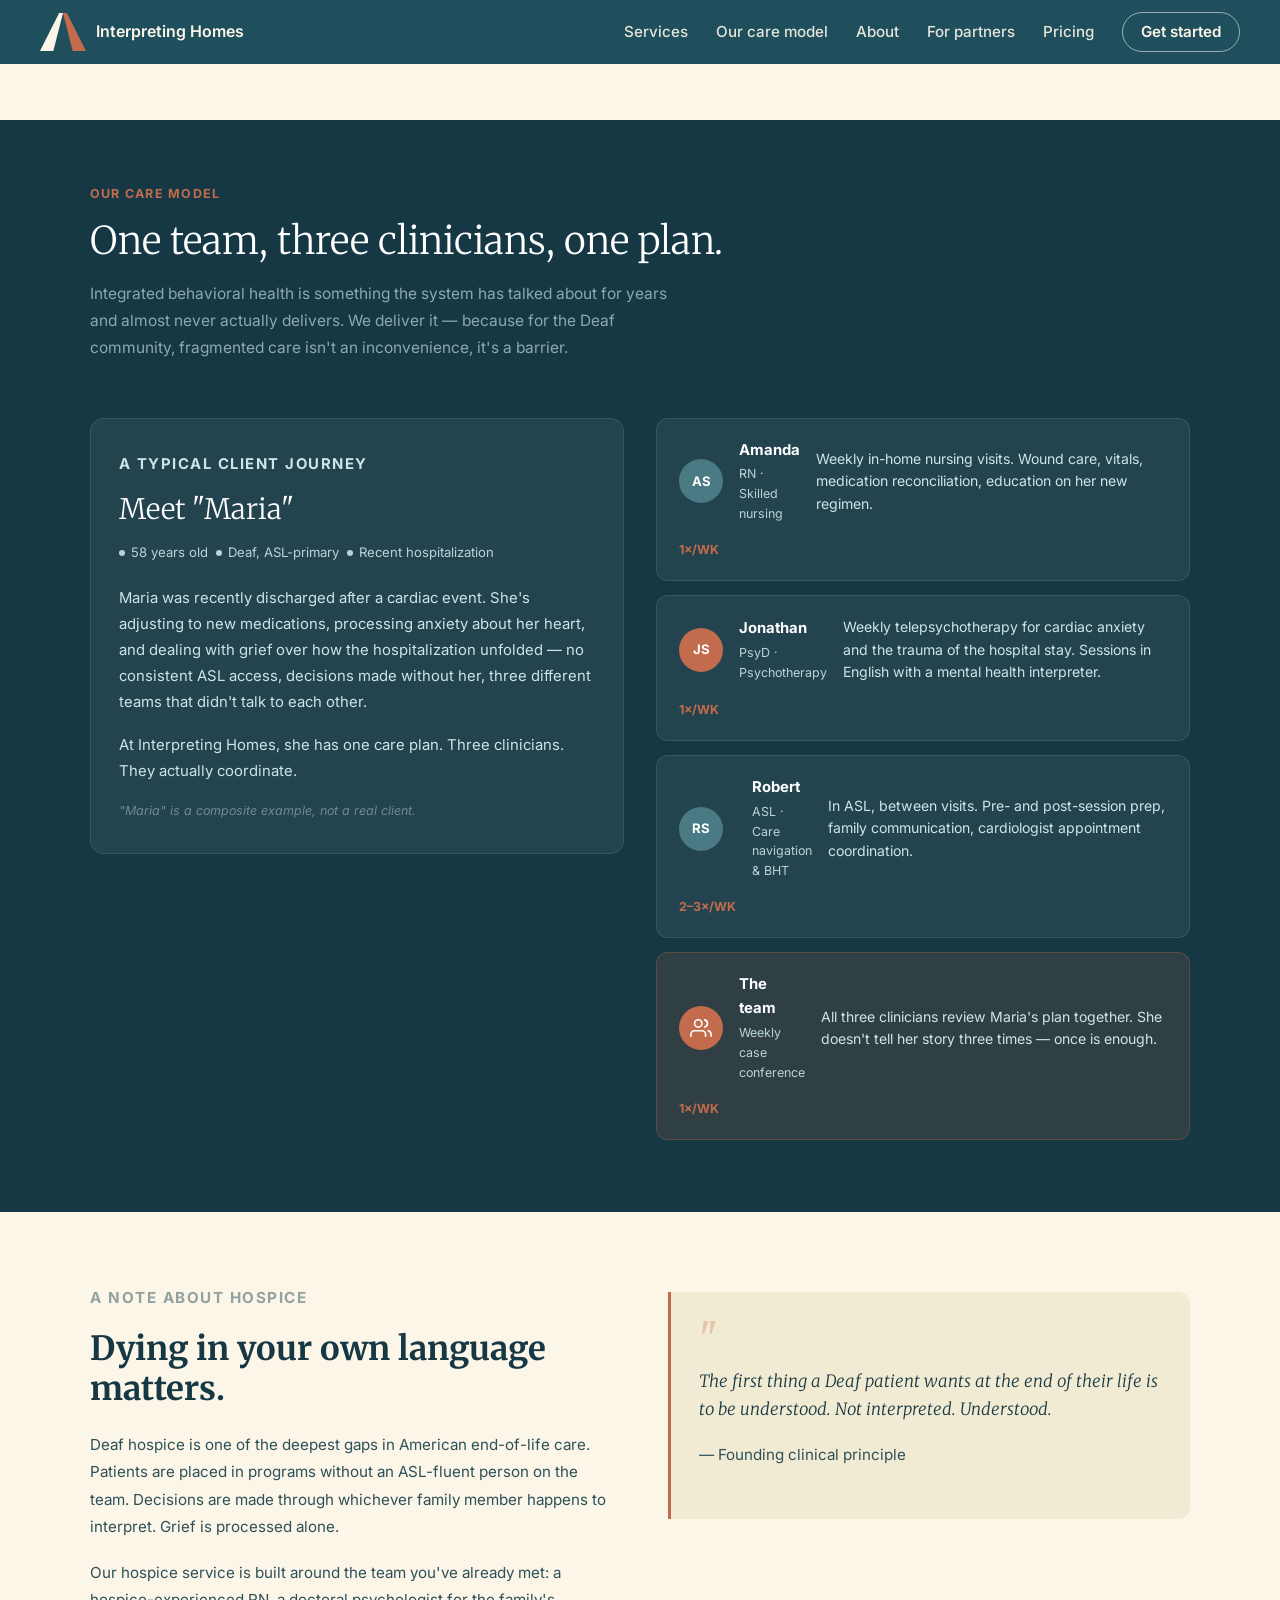
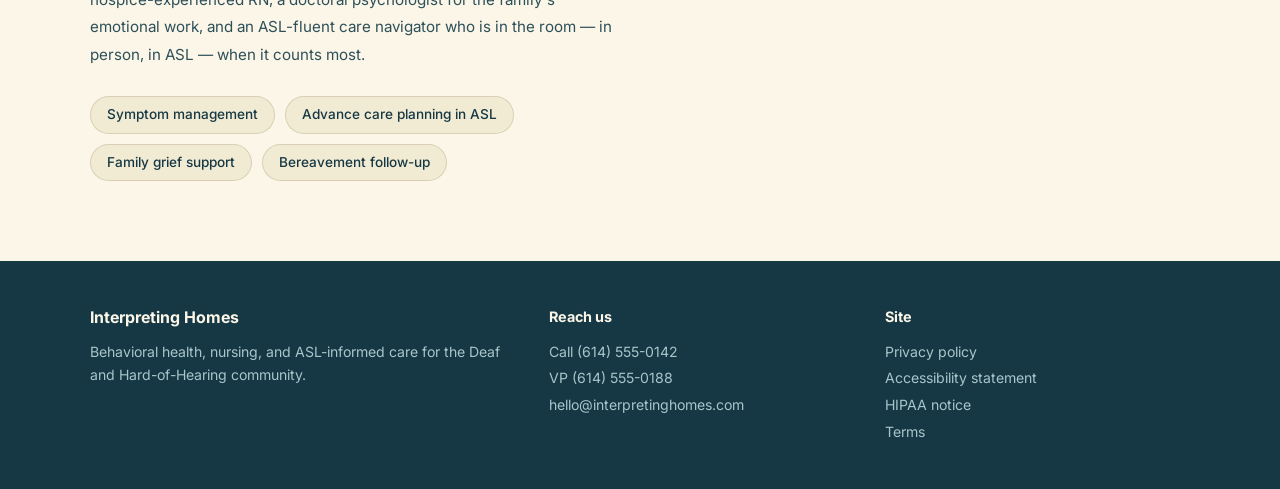
<file: ourCareModel.html>
<!doctype html>
<html lang="en">
  <head>
    <meta charset="UTF-8" />
    <meta name="viewport" content="width=device-width, initial-scale=1.0" />
    <title>Our Care Model | Interpreting Homes</title>
    <link rel="preconnect" href="https://fonts.googleapis.com" />
    <link rel="preconnect" href="https://fonts.gstatic.com" crossorigin />
    <link
      href="https://fonts.googleapis.com/css2?family=Inter:wght@300;400;500;600;700&family=Merriweather:wght@300;400;700;900&display=swap"
      rel="stylesheet"
    />
    <style>
      :root {
        --teal: #1f4e5c;
        --teal-dark: #163844;
        --cream: #fbf6e8;
        --cream-dark: #f2ebd3;
        --terra: #c26b4d;
        --terra-dark: #9b4f35;
      }
      *,
      *::before,
      *::after {
        box-sizing: border-box;
        margin: 0;
        padding: 0;
      }
      body {
        font-family: "Inter", system-ui, sans-serif;
        background: var(--cream);
        color: var(--teal-dark);
        line-height: 1.6;
      }
      h1,
      h2,
      h3,
      h4,
      h5,
      h6 {
        font-family: "Merriweather", Georgia, serif;
      }

      /* ── HEADER ── */
      header {
        background: var(--teal);
        padding: 0 40px;
        height: 64px;
        display: flex;
        align-items: center;
        justify-content: space-between;
      }
      .logo {
        display: flex;
        align-items: center;
        gap: 10px;
        text-decoration: none;
        color: var(--cream);
      }
      .logo-icon {
        height: 38px;
        width: auto;
        flex-shrink: 0;
      }
      .logo-name {
        font-family: "Inter", sans-serif;
        font-weight: 600;
        font-size: 1rem;
        color: var(--cream);
      }
      nav {
        display: flex;
        align-items: center;
        gap: 28px;
      }
      nav a {
        color: var(--cream);
        text-decoration: none;
        font-size: 0.95rem;
        font-weight: 500;
        opacity: 0.9;
      }
      nav a:hover {
        opacity: 1;
      }
      .nav-cta {
        border: 1.5px solid rgba(255, 255, 255, 0.55) !important;
        border-radius: 999px !important;
        padding: 7px 18px !important;
        opacity: 1 !important;
        font-weight: 600 !important;
      }
      .nav-cta:hover {
        background: rgba(255, 255, 255, 0.08) !important;
      }

      /* ── GAP STRIP (cream band between header and teal section) ── */
      .gap-strip {
        background: var(--cream);
        height: 56px;
      }

      /* ── CARE MODEL HERO (teal bg) ── */
      .care-hero {
        background: var(--teal-dark);
        padding: 64px 40px 72px;
      }
      .care-inner {
        max-width: 1100px;
        margin: auto;
      }

      .section-eyebrow {
        font-family: "Inter", sans-serif;
        font-size: 0.78rem;
        font-weight: 700;
        text-transform: uppercase;
        letter-spacing: 0.1em;
        color: var(--terra);
        margin-bottom: 14px;
      }
      .care-hero h2 {
        font-size: clamp(1.8rem, 3vw, 2.8rem);
        font-weight: 300;
        color: #fff;
        margin-bottom: 18px;
        line-height: 1.15;
        max-width: 640px;
      }
      .care-lead {
        font-size: 0.97rem;
        color: rgba(204, 229, 232, 0.65);
        max-width: 580px;
        margin-bottom: 56px;
        line-height: 1.75;
      }

      /* ── TWO-COLUMN LAYOUT ── */
      .care-grid {
        display: grid;
        grid-template-columns: 1fr 1fr;
        gap: 32px;
        align-items: start;
      }

      /* ── LEFT: MARIA CARD ── */
      .maria-card {
        background: rgba(255, 255, 255, 0.06);
        border: 1px solid rgba(255, 255, 255, 0.1);
        border-radius: 14px;
        padding: 32px 28px;
      }
      .maria-eyebrow {
        font-family: "Inter", sans-serif;
        font-size: 0.72rem;
        font-weight: 700;
        text-transform: uppercase;
        letter-spacing: 0.1em;
        color: var(--terra);
        margin-bottom: 10px;
      }
      .maria-card h3 {
        font-size: clamp(1.4rem, 2.2vw, 1.9rem);
        font-weight: 300;
        color: #fff;
        margin-bottom: 16px;
        line-height: 1.2;
      }
      .maria-tags {
        display: flex;
        flex-wrap: wrap;
        gap: 8px;
        margin-bottom: 22px;
      }
      .maria-tag {
        display: flex;
        align-items: center;
        gap: 6px;
        font-size: 0.82rem;
        color: #b8d4d8;
      }
      .maria-tag::before {
        content: "";
        width: 6px;
        height: 6px;
        border-radius: 50%;
        background: #b8d4d8;
        flex-shrink: 0;
      }
      .maria-card p {
        font-size: 0.93rem;
        color: #cce5e8;
        line-height: 1.75;
        margin-bottom: 16px;
      }
      .maria-card p:last-of-type {
        margin-bottom: 20px;
      }
      .maria-disclaimer {
        font-size: 0.78rem !important;
        color: rgba(184, 212, 216, 0.5) !important;
        margin-bottom: 0 !important;
        font-style: italic;
      }

      /* ── RIGHT: CLINICIAN ROWS ── */
      .clinician-rows {
        display: flex;
        flex-direction: column;
        gap: 14px;
      }
      .clinician-row {
        background: rgba(255, 255, 255, 0.06);
        border: 1px solid rgba(255, 255, 255, 0.1);
        border-radius: 12px;
        padding: 20px 22px;
        display: grid;
        grid-template-columns: auto 1fr auto;
        gap: 16px;
        align-items: center;
      }
      .clinician-row.highlighted {
        background: rgba(194, 107, 77, 0.15);
        border-color: rgba(194, 107, 77, 0.3);
      }
      .clinician-avatar {
        width: 44px;
        height: 44px;
        border-radius: 50%;
        display: flex;
        align-items: center;
        justify-content: center;
        font-family: "Inter", sans-serif;
        font-weight: 700;
        font-size: 0.82rem;
        color: #fff;
        flex-shrink: 0;
      }
      .avatar-as {
        background: #4a7a84;
      }
      .avatar-js {
        background: var(--terra);
      }
      .avatar-rs {
        background: #4a7a84;
      }
      .avatar-team {
        background: var(--terra);
      }
      .clinician-info h4 {
        font-family: "Inter", sans-serif;
        font-size: 0.93rem;
        font-weight: 700;
        color: #fff;
        margin-bottom: 2px;
      }
      .clinician-info p {
        font-size: 0.78rem;
        color: #b8d4d8;
      }
      .clinician-desc {
        font-size: 0.88rem;
        color: #cce5e8;
        line-height: 1.6;
      }
      .clinician-freq {
        font-family: "Inter", sans-serif;
        font-size: 0.78rem;
        font-weight: 700;
        color: var(--terra);
        white-space: nowrap;
        flex-shrink: 0;
        align-self: center;
      }

      /* ── HOSPICE SECTION (cream bg) ── */
      .hospice-section {
        background: var(--cream);
        padding: 72px 40px 80px;
      }
      .hospice-inner {
        max-width: 1100px;
        margin: auto;
        display: grid;
        grid-template-columns: 1fr 1fr;
        gap: 56px;
        align-items: start;
      }
      .hospice-eyebrow {
        font-family: "Inter", sans-serif;
        font-size: 0.78rem;
        font-weight: 700;
        text-transform: uppercase;
        letter-spacing: 0.1em;
        color: var(--teal-dark);
        opacity: 0.5;
        margin-bottom: 14px;
      }
      .hospice-section h2 {
        font-size: clamp(1.6rem, 2.6vw, 2.2rem);
        font-weight: 700;
        color: var(--teal-dark);
        margin-bottom: 22px;
        line-height: 1.2;
      }
      .hospice-section p {
        font-size: 0.95rem;
        color: #2e5059;
        line-height: 1.8;
        margin-bottom: 18px;
      }
      .hospice-tags {
        display: flex;
        flex-wrap: wrap;
        gap: 10px;
        margin-top: 28px;
      }
      .hospice-tag {
        background: var(--cream-dark);
        border: 1px solid rgba(180, 165, 135, 0.4);
        border-radius: 999px;
        padding: 7px 16px;
        font-size: 0.85rem;
        color: var(--teal-dark);
        font-weight: 500;
      }

      /* ── QUOTE CARD ── */
      .quote-card {
        background: var(--cream-dark);
        border-left: 3px solid var(--terra);
        border-radius: 0 12px 12px 0;
        padding: 32px 28px;
        margin-top: 8px;
      }
      .quote-mark {
        font-family: "Merriweather", Georgia, serif;
        font-size: 2.5rem;
        color: rgba(194, 107, 77, 0.3);
        line-height: 0.8;
        margin-bottom: 12px;
      }
      .quote-card blockquote {
        font-family: "Merriweather", Georgia, serif;
        font-size: 1.05rem;
        font-style: italic;
        font-weight: 300;
        color: var(--teal-dark);
        line-height: 1.65;
        margin-bottom: 18px;
      }
      .quote-attribution {
        font-family: "Inter", sans-serif;
        font-size: 0.82rem;
        color: #5a7a80;
      }

      /* ── FOOTER ── */
      footer {
        background: var(--teal-dark);
        color: var(--cream);
        padding: 44px 40px;
      }
      .footer-inner {
        max-width: 1100px;
        margin: auto;
        display: grid;
        grid-template-columns: 1.4fr 1fr 1fr;
        gap: 32px;
        align-items: start;
      }
      .footer-brand {
        font-weight: 700;
        font-size: 1rem;
        margin-bottom: 10px;
      }
      .footer-desc {
        color: #a8c5ca;
        font-size: 0.88rem;
        line-height: 1.6;
      }
      .footer-heading {
        font-weight: 700;
        font-size: 0.9rem;
        margin-bottom: 10px;
        color: var(--cream);
      }
      .footer-text {
        color: #a8c5ca;
        font-size: 0.88rem;
        line-height: 1.9;
      }
      .footer-text a {
        color: #a8c5ca;
        text-decoration: none;
      }
      .footer-text a:hover {
        text-decoration: underline;
      }

      /* ── RESPONSIVE ── */
      @media (max-width: 820px) {
        header {
          padding: 0 20px;
        }
        .care-hero,
        .hospice-section {
          padding-left: 20px;
          padding-right: 20px;
        }
        .care-grid,
        .hospice-inner {
          grid-template-columns: 1fr;
          gap: 24px;
        }
        .clinician-row {
          grid-template-columns: auto 1fr;
        }
        .clinician-freq {
          grid-column: 2;
        }
        footer {
          padding: 36px 20px;
        }
        .footer-inner {
          grid-template-columns: 1fr;
          gap: 24px;
        }
      }
    </style>
  </head>
  <body>
    <!-- HEADER -->
    <header>
      <a href="index.html" class="logo">
        <img
          src="./assets/logo.svg"
          alt="Interpreting Homes"
          class="logo-icon"
        />
        <span class="logo-name">Interpreting Homes</span>
      </a>
      <nav>
        <a href="services.html">Services</a>
        <a href="ourCareModel.html">Our care model</a>
        <a href="about.html">About</a>
        <a href="partners.html">For partners</a>
        <a href="pricing.html">Pricing</a>
        <a href="get-started.html" class="nav-cta">Get started</a>
      </nav>
    </header>

    <!-- GAP STRIP -->
    <div class="gap-strip"></div>

    <main>
      <!-- CARE MODEL SECTION (teal bg) -->
      <section class="care-hero">
        <div class="care-inner">
          <p class="section-eyebrow">Our care model</p>
          <h2>One team, three clinicians, one plan.</h2>
          <p class="care-lead">
            Integrated behavioral health is something the system has talked
            about for years and almost never actually delivers. We deliver it —
            because for the Deaf community, fragmented care isn't an
            inconvenience, it's a barrier.
          </p>

          <div class="care-grid">
            <!-- LEFT: Maria card -->
            <div class="maria-card">
              <p class="maria-eyebrow">A typical client journey</p>
              <h3>Meet "Maria"</h3>
              <div class="maria-tags">
                <span class="maria-tag">58 years old</span>
                <span class="maria-tag">Deaf, ASL-primary</span>
                <span class="maria-tag">Recent hospitalization</span>
              </div>
              <p>
                Maria was recently discharged after a cardiac event. She's
                adjusting to new medications, processing anxiety about her
                heart, and dealing with grief over how the hospitalization
                unfolded — no consistent ASL access, decisions made without her,
                three different teams that didn't talk to each other.
              </p>
              <p>
                At Interpreting Homes, she has one care plan. Three clinicians.
                They actually coordinate.
              </p>
              <p class="maria-disclaimer">
                "Maria" is a composite example, not a real client.
              </p>
            </div>

            <!-- RIGHT: Clinician rows -->
            <div class="clinician-rows">
              <div class="clinician-row">
                <div class="clinician-avatar avatar-as">AS</div>
                <div class="clinician-info">
                  <h4>Amanda</h4>
                  <p>RN · Skilled nursing</p>
                </div>
                <div>
                  <p class="clinician-desc">
                    Weekly in-home nursing visits. Wound care, vitals,
                    medication reconciliation, education on her new regimen.
                  </p>
                </div>
                <span class="clinician-freq">1×/WK</span>
              </div>

              <div class="clinician-row">
                <div class="clinician-avatar avatar-js">JS</div>
                <div class="clinician-info">
                  <h4>Jonathan</h4>
                  <p>PsyD · Psychotherapy</p>
                </div>
                <div>
                  <p class="clinician-desc">
                    Weekly telepsychotherapy for cardiac anxiety and the trauma
                    of the hospital stay. Sessions in English with a mental
                    health interpreter.
                  </p>
                </div>
                <span class="clinician-freq">1×/WK</span>
              </div>

              <div class="clinician-row">
                <div class="clinician-avatar avatar-rs">RS</div>
                <div class="clinician-info">
                  <h4>Robert</h4>
                  <p>ASL · Care navigation & BHT</p>
                </div>
                <div>
                  <p class="clinician-desc">
                    In ASL, between visits. Pre- and post-session prep, family
                    communication, cardiologist appointment coordination.
                  </p>
                </div>
                <span class="clinician-freq">2–3×/WK</span>
              </div>

              <div class="clinician-row highlighted">
                <div class="clinician-avatar avatar-team">
                  <svg
                    width="22"
                    height="22"
                    viewBox="0 0 24 24"
                    fill="none"
                    stroke="white"
                    stroke-width="1.8"
                    stroke-linecap="round"
                    stroke-linejoin="round"
                  >
                    <path d="M17 21v-2a4 4 0 0 0-4-4H5a4 4 0 0 0-4 4v2" />
                    <circle cx="9" cy="7" r="4" />
                    <path d="M23 21v-2a4 4 0 0 0-3-3.87" />
                    <path d="M16 3.13a4 4 0 0 1 0 7.75" />
                  </svg>
                </div>
                <div class="clinician-info">
                  <h4>The team</h4>
                  <p>Weekly case conference</p>
                </div>
                <div>
                  <p class="clinician-desc">
                    All three clinicians review Maria's plan together. She
                    doesn't tell her story three times — once is enough.
                  </p>
                </div>
                <span class="clinician-freq">1×/WK</span>
              </div>
            </div>
          </div>
        </div>
      </section>

      <!-- HOSPICE SECTION (cream bg) -->
      <section class="hospice-section">
        <div class="hospice-inner">
          <div>
            <p class="hospice-eyebrow">A note about hospice</p>
            <h2>Dying in your own language matters.</h2>
            <p>
              Deaf hospice is one of the deepest gaps in American end-of-life
              care. Patients are placed in programs without an ASL-fluent person
              on the team. Decisions are made through whichever family member
              happens to interpret. Grief is processed alone.
            </p>
            <p>
              Our hospice service is built around the team you've already met: a
              hospice-experienced RN, a doctoral psychologist for the family's
              emotional work, and an ASL-fluent care navigator who is in the
              room — in person, in ASL — when it counts most.
            </p>
            <div class="hospice-tags">
              <span class="hospice-tag">Symptom management</span>
              <span class="hospice-tag">Advance care planning in ASL</span>
              <span class="hospice-tag">Family grief support</span>
              <span class="hospice-tag">Bereavement follow-up</span>
            </div>
          </div>

          <div class="quote-card">
            <div class="quote-mark">"</div>
            <blockquote>
              The first thing a Deaf patient wants at the end of their life is
              to be understood. Not interpreted. Understood.
            </blockquote>
            <p class="quote-attribution">— Founding clinical principle</p>
          </div>
        </div>
      </section>
    </main>

    <!-- FOOTER -->
    <footer>
      <div class="footer-inner">
        <div>
          <p class="footer-brand">Interpreting Homes</p>
          <p class="footer-desc">
            Behavioral health, nursing, and ASL-informed care for the Deaf and
            Hard-of-Hearing community.
          </p>
        </div>
        <div>
          <p class="footer-heading">Reach us</p>
          <p class="footer-text">
            Call (614) 555-0142<br />
            VP (614) 555-0188<br />
            hello@interpretinghomes.com
          </p>
        </div>
        <div>
          <p class="footer-heading">Site</p>
          <p class="footer-text">
            <a href="legal/privacy-policy.html">Privacy policy</a><br />
            <a href="legal/accessibility-statement.html"
              >Accessibility statement</a
            ><br />
            <a href="legal/hipaa-notice.html">HIPAA notice</a><br />
            <a href="legal/terms.html">Terms</a>
          </p>
        </div>
      </div>
    </footer>
  </body>
</html>
</file>
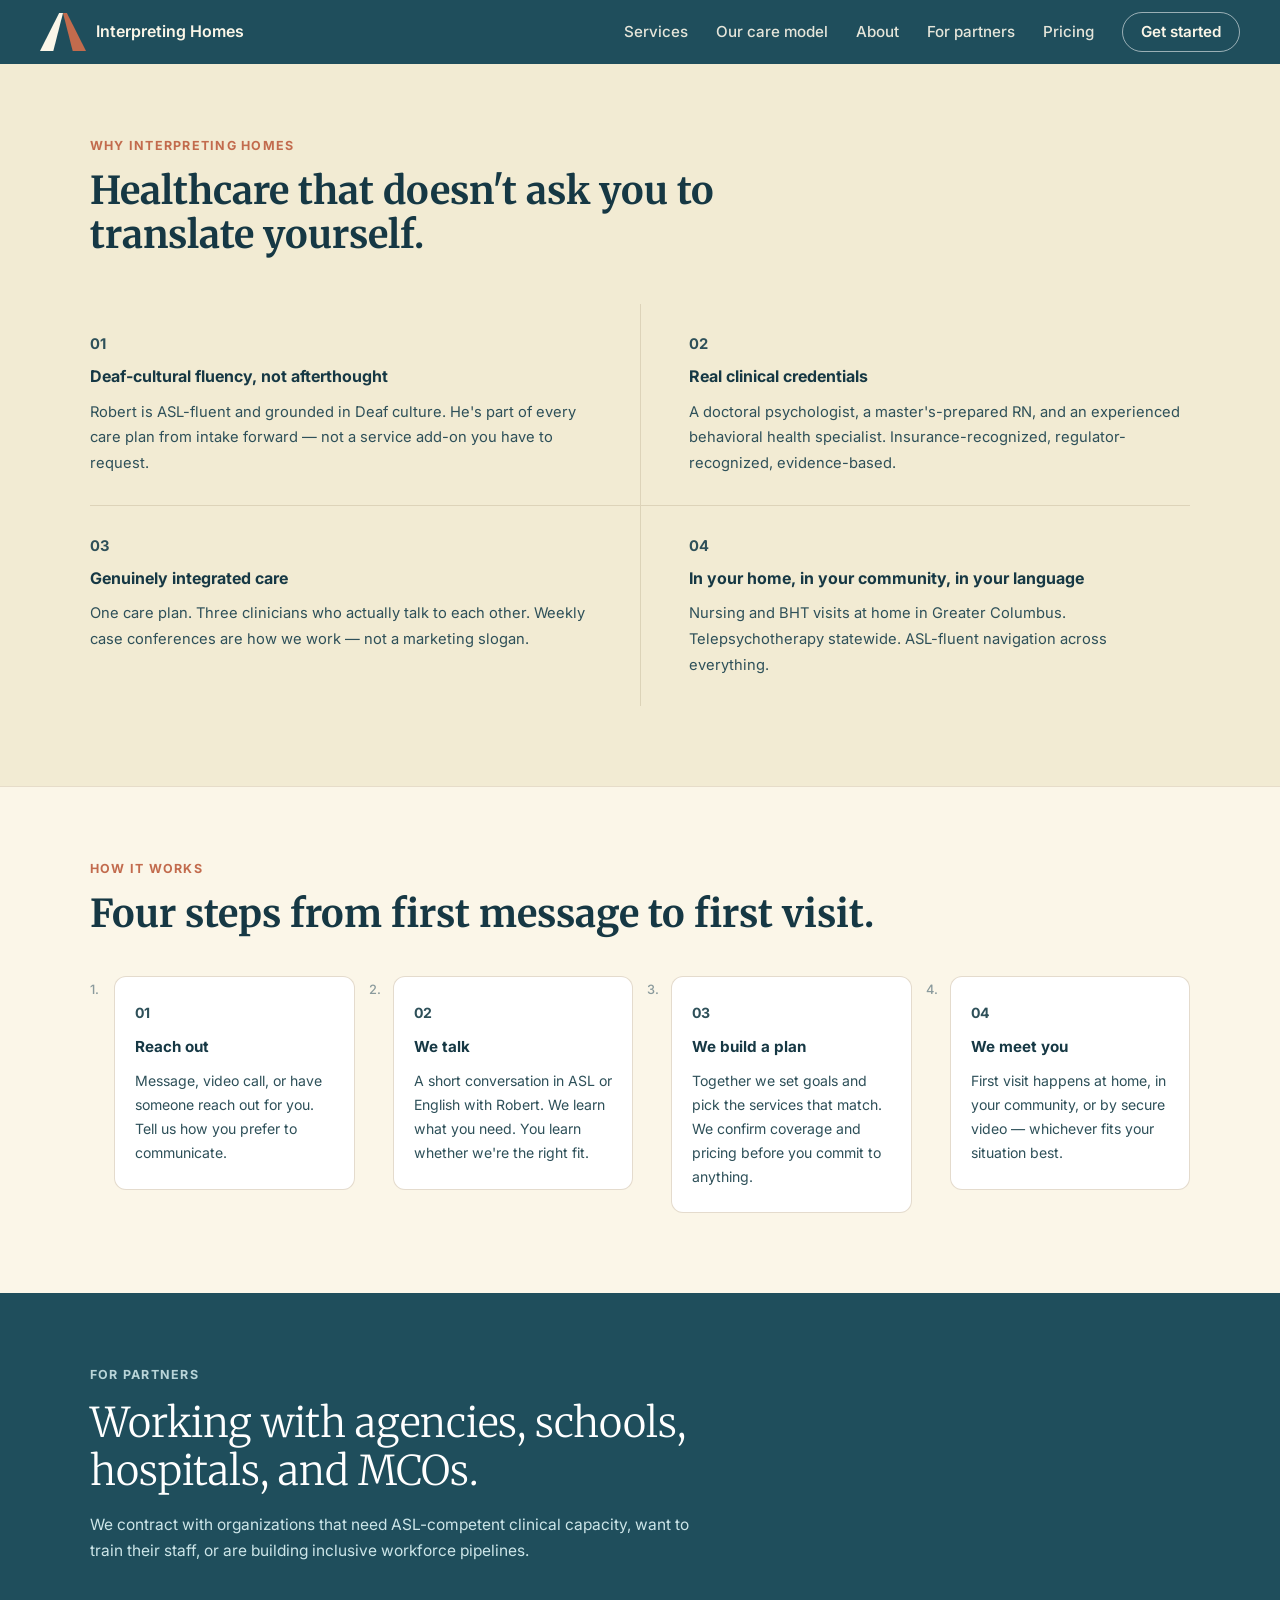
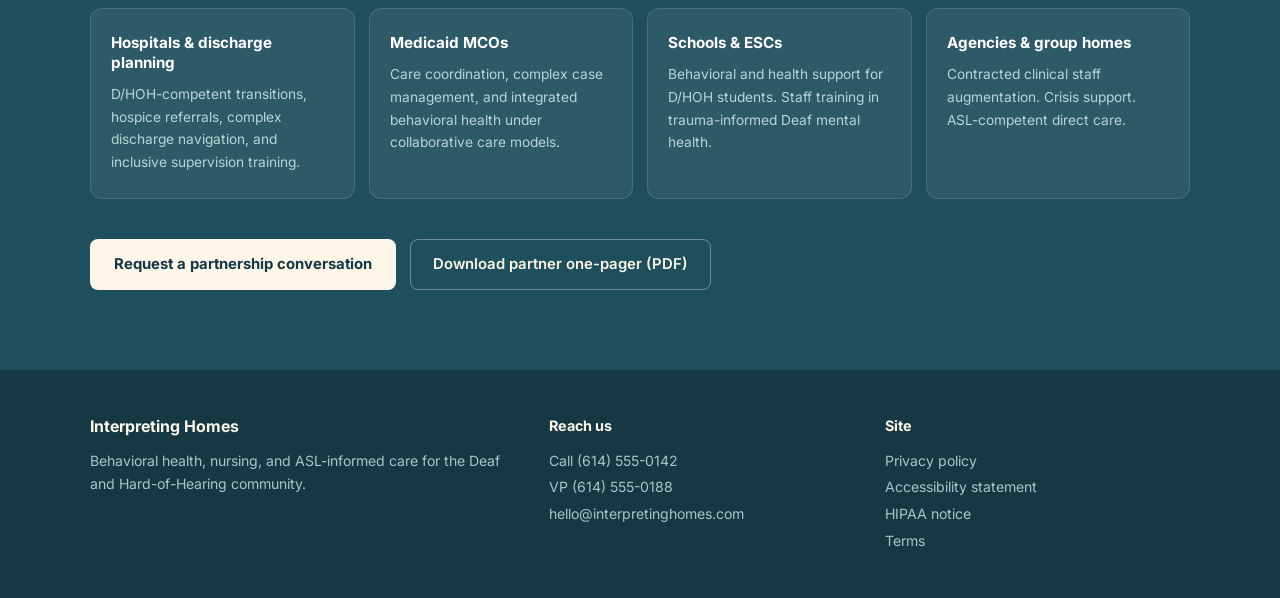
<file: partners.html>
<!doctype html>
<html lang="en">
  <head>
    <meta charset="UTF-8" />
    <meta name="viewport" content="width=device-width, initial-scale=1.0" />
    <title>For Partners | Interpreting Homes</title>
    <link rel="preconnect" href="https://fonts.googleapis.com" />
    <link rel="preconnect" href="https://fonts.gstatic.com" crossorigin />
    <link
      href="https://fonts.googleapis.com/css2?family=Inter:wght@300;400;500;600;700&family=Merriweather:wght@300;400;700;900&display=swap"
      rel="stylesheet"
    />
    <style>
      :root {
        --teal: #1f4e5c;
        --teal-dark: #163844;
        --cream: #fbf6e8;
        --cream-dark: #f2ebd3;
        --terra: #c26b4d;
        --terra-dark: #9b4f35;
      }
      *,
      *::before,
      *::after {
        box-sizing: border-box;
        margin: 0;
        padding: 0;
      }
      body {
        font-family: "Inter", system-ui, sans-serif;
        background: var(--cream);
        color: var(--teal-dark);
        line-height: 1.6;
      }
      h1,
      h2,
      h3,
      h4,
      h5,
      h6 {
        font-family: "Merriweather", Georgia, serif;
      }

      /* ── HEADER ── */
      header {
        background: var(--teal);
        padding: 0 40px;
        height: 64px;
        display: flex;
        align-items: center;
        justify-content: space-between;
      }
      .logo {
        display: flex;
        align-items: center;
        gap: 10px;
        text-decoration: none;
        color: var(--cream);
      }
      .logo-icon {
        height: 38px;
        width: auto;
        flex-shrink: 0;
      }
      .logo-name {
        font-family: "Inter", sans-serif;
        font-weight: 600;
        font-size: 1rem;
        color: var(--cream);
      }
      nav {
        display: flex;
        align-items: center;
        gap: 28px;
      }
      nav a {
        color: var(--cream);
        text-decoration: none;
        font-size: 0.95rem;
        font-weight: 500;
        opacity: 0.9;
      }
      nav a:hover {
        opacity: 1;
      }
      .nav-cta {
        border: 1.5px solid rgba(255, 255, 255, 0.55) !important;
        border-radius: 999px !important;
        padding: 7px 18px !important;
        opacity: 1 !important;
        font-weight: 600 !important;
      }
      .nav-cta:hover {
        background: rgba(255, 255, 255, 0.08) !important;
      }

      /* ── SHARED ── */
      .section-eyebrow {
        font-family: "Inter", sans-serif;
        font-size: 0.78rem;
        font-weight: 700;
        text-transform: uppercase;
        letter-spacing: 0.1em;
        color: var(--terra);
        margin-bottom: 12px;
      }

      /* ── WHY SECTION ── */
      .why-section {
        background: var(--cream-dark);
        padding: 72px 40px 80px;
      }
      .why-inner {
        max-width: 1100px;
        margin: auto;
      }
      .why-section h2 {
        font-size: clamp(1.8rem, 3vw, 2.8rem);
        font-weight: 700;
        color: var(--teal-dark);
        margin-bottom: 48px;
        line-height: 1.15;
        max-width: 720px;
      }
      .why-grid {
        display: grid;
        grid-template-columns: 1fr 1fr;
        gap: 0;
      }
      .why-item {
        padding: 28px 48px 28px 0;
        border-bottom: 1px solid rgba(180, 165, 135, 0.35);
      }
      .why-item:nth-child(even) {
        padding-left: 48px;
        padding-right: 0;
        border-left: 1px solid rgba(180, 165, 135, 0.35);
      }
      .why-item:nth-last-child(-n + 2) {
        border-bottom: none;
      }
      .why-num {
        font-family: "Inter", sans-serif;
        font-size: 0.88rem;
        font-weight: 700;
        color: var(--terra);
        margin-bottom: 6px;
      }
      .why-item h3 {
        font-family: "Inter", sans-serif;
        font-size: 1rem;
        font-weight: 700;
        color: var(--teal-dark);
        margin-bottom: 10px;
      }
      .why-item p {
        font-size: 0.92rem;
        color: #2e5059;
        line-height: 1.75;
      }

      /* ── HOW IT WORKS ── */
      .how-section {
        background: var(--cream);
        padding: 72px 40px 80px;
        border-top: 1px solid rgba(210, 196, 172, 0.5);
      }
      .how-inner {
        max-width: 1100px;
        margin: auto;
      }
      .how-section h2 {
        font-size: clamp(1.8rem, 3vw, 2.6rem);
        font-weight: 700;
        color: var(--teal-dark);
        margin-bottom: 40px;
        line-height: 1.15;
      }
      .steps-row {
        display: grid;
        grid-template-columns: repeat(4, 1fr);
        gap: 14px;
      }
      .step-outer {
        display: flex;
        align-items: flex-start;
        gap: 0;
      }
      .step-num-aside {
        font-family: "Inter", sans-serif;
        font-size: 0.8rem;
        font-weight: 500;
        color: #8a9a9c;
        padding-top: 4px;
        margin-right: 6px;
        flex-shrink: 0;
        width: 18px;
      }
      .step-card {
        background: #fff;
        border: 1px solid rgba(210, 196, 172, 0.6);
        border-radius: 12px;
        padding: 24px 20px;
        flex: 1;
      }
      .step-big-num {
        font-family: "Inter", sans-serif;
        font-size: 2rem;
        font-weight: 700;
        color: var(--terra);
        margin-bottom: 10px;
        line-height: 1;
      }
      .step-card h3 {
        font-family: "Inter", sans-serif;
        font-size: 0.95rem;
        font-weight: 700;
        color: var(--teal-dark);
        margin-bottom: 10px;
      }
      .step-card p {
        font-size: 0.88rem;
        color: #2e5059;
        line-height: 1.7;
      }

      /* ── FOR PARTNERS (teal) ── */
      .partners-hero {
        background: var(--teal);
        padding: 72px 40px 80px;
      }
      .partners-inner {
        max-width: 1100px;
        margin: auto;
      }
      .partners-eyebrow {
        font-family: "Inter", sans-serif;
        font-size: 0.78rem;
        font-weight: 700;
        text-transform: uppercase;
        letter-spacing: 0.1em;
        color: #b8d4d8;
        margin-bottom: 14px;
      }
      .partners-hero h2 {
        font-size: clamp(1.8rem, 3.2vw, 2.8rem);
        font-weight: 300;
        color: #fff;
        margin-bottom: 18px;
        line-height: 1.15;
        max-width: 720px;
      }
      .partners-lead {
        font-size: 0.97rem;
        color: #cce5e8;
        max-width: 600px;
        margin-bottom: 44px;
        line-height: 1.7;
      }
      .partner-cards-grid {
        display: grid;
        grid-template-columns: repeat(4, 1fr);
        gap: 14px;
        margin-bottom: 40px;
      }
      .partner-card {
        background: rgba(255, 255, 255, 0.07);
        border: 1px solid rgba(255, 255, 255, 0.12);
        border-radius: 12px;
        padding: 24px 20px;
      }
      .partner-card h3 {
        font-family: "Inter", sans-serif;
        font-size: 0.95rem;
        font-weight: 700;
        color: #fff;
        margin-bottom: 10px;
        line-height: 1.3;
      }
      .partner-card p {
        font-size: 0.86rem;
        color: #b8d4d8;
        line-height: 1.65;
      }
      .partners-actions {
        display: flex;
        gap: 14px;
        flex-wrap: wrap;
      }
      .btn-primary-cream {
        display: inline-block;
        background: var(--cream);
        color: var(--teal-dark);
        padding: 14px 24px;
        border-radius: 8px;
        text-decoration: none;
        font-weight: 700;
        font-size: 0.93rem;
      }
      .btn-primary-cream:hover {
        background: var(--cream-dark);
      }
      .btn-outline-cream {
        display: inline-block;
        background: transparent;
        color: var(--cream);
        border: 1.5px solid rgba(255, 255, 255, 0.35);
        padding: 13px 22px;
        border-radius: 8px;
        text-decoration: none;
        font-weight: 600;
        font-size: 0.93rem;
      }
      .btn-outline-cream:hover {
        background: rgba(255, 255, 255, 0.06);
      }

      /* ── FOOTER ── */
      footer {
        background: var(--teal-dark);
        color: var(--cream);
        padding: 44px 40px;
      }
      .footer-inner {
        max-width: 1100px;
        margin: auto;
        display: grid;
        grid-template-columns: 1.4fr 1fr 1fr;
        gap: 32px;
        align-items: start;
      }
      .footer-brand {
        font-weight: 700;
        font-size: 1rem;
        margin-bottom: 10px;
      }
      .footer-desc {
        color: #a8c5ca;
        font-size: 0.88rem;
        line-height: 1.6;
      }
      .footer-heading {
        font-weight: 700;
        font-size: 0.9rem;
        margin-bottom: 10px;
        color: var(--cream);
      }
      .footer-text {
        color: #a8c5ca;
        font-size: 0.88rem;
        line-height: 1.9;
      }
      .footer-text a {
        color: #a8c5ca;
        text-decoration: none;
      }
      .footer-text a:hover {
        text-decoration: underline;
      }

      /* ── RESPONSIVE ── */
      @media (max-width: 900px) {
        header {
          padding: 0 20px;
        }
        .why-section,
        .how-section,
        .partners-hero {
          padding-left: 20px;
          padding-right: 20px;
        }
        .why-grid {
          grid-template-columns: 1fr;
        }
        .why-item:nth-child(even) {
          border-left: none;
          padding-left: 0;
          border-bottom: 1px solid rgba(180, 165, 135, 0.35);
        }
        .why-item:last-child {
          border-bottom: none;
        }
        .steps-row,
        .partner-cards-grid {
          grid-template-columns: 1fr 1fr;
        }
        footer {
          padding: 36px 20px;
        }
        .footer-inner {
          grid-template-columns: 1fr;
          gap: 24px;
        }
      }
      @media (max-width: 520px) {
        .steps-row,
        .partner-cards-grid {
          grid-template-columns: 1fr;
        }
      }
    </style>
  </head>
  <body>
    <!-- HEADER -->
    <header>
      <a href="index.html" class="logo">
        <img
          src="./assets/logo.svg"
          alt="Interpreting Homes"
          class="logo-icon"
        />
        <span class="logo-name">Interpreting Homes</span>
      </a>
      <nav>
        <a href="services.html">Services</a>
        <a href="ourCareModel.html">Our care model</a>
        <a href="about.html">About</a>
        <a href="partners.html">For partners</a>
        <a href="pricing.html">Pricing</a>
        <a href="get-started.html" class="nav-cta">Get started</a>
      </nav>
    </header>

    <main>
      <!-- WHY INTERPRETING HOMES -->
      <section class="why-section">
        <div class="why-inner">
          <p class="section-eyebrow">Why Interpreting Homes</p>
          <h2>Healthcare that doesn't ask you to translate yourself.</h2>
          <div class="why-grid">
            <div class="why-item">
              <p class="why-num">01</p>
              <h3>Deaf-cultural fluency, not afterthought</h3>
              <p>
                Robert is ASL-fluent and grounded in Deaf culture. He's part of
                every care plan from intake forward — not a service add-on you
                have to request.
              </p>
            </div>
            <div class="why-item">
              <p class="why-num">02</p>
              <h3>Real clinical credentials</h3>
              <p>
                A doctoral psychologist, a master's-prepared RN, and an
                experienced behavioral health specialist. Insurance-recognized,
                regulator-recognized, evidence-based.
              </p>
            </div>
            <div class="why-item">
              <p class="why-num">03</p>
              <h3>Genuinely integrated care</h3>
              <p>
                One care plan. Three clinicians who actually talk to each other.
                Weekly case conferences are how we work — not a marketing
                slogan.
              </p>
            </div>
            <div class="why-item">
              <p class="why-num">04</p>
              <h3>In your home, in your community, in your language</h3>
              <p>
                Nursing and BHT visits at home in Greater Columbus.
                Telepsychotherapy statewide. ASL-fluent navigation across
                everything.
              </p>
            </div>
          </div>
        </div>
      </section>

      <!-- HOW IT WORKS -->
      <section class="how-section">
        <div class="how-inner">
          <p class="section-eyebrow">How it works</p>
          <h2>Four steps from first message to first visit.</h2>
          <div class="steps-row">
            <div class="step-outer">
              <span class="step-num-aside">1.</span>
              <div class="step-card">
                <p class="step-big-num">01</p>
                <h3>Reach out</h3>
                <p>
                  Message, video call, or have someone reach out for you. Tell
                  us how you prefer to communicate.
                </p>
              </div>
            </div>
            <div class="step-outer">
              <span class="step-num-aside">2.</span>
              <div class="step-card">
                <p class="step-big-num">02</p>
                <h3>We talk</h3>
                <p>
                  A short conversation in ASL or English with Robert. We learn
                  what you need. You learn whether we're the right fit.
                </p>
              </div>
            </div>
            <div class="step-outer">
              <span class="step-num-aside">3.</span>
              <div class="step-card">
                <p class="step-big-num">03</p>
                <h3>We build a plan</h3>
                <p>
                  Together we set goals and pick the services that match. We
                  confirm coverage and pricing before you commit to anything.
                </p>
              </div>
            </div>
            <div class="step-outer">
              <span class="step-num-aside">4.</span>
              <div class="step-card">
                <p class="step-big-num">04</p>
                <h3>We meet you</h3>
                <p>
                  First visit happens at home, in your community, or by secure
                  video — whichever fits your situation best.
                </p>
              </div>
            </div>
          </div>
        </div>
      </section>

      <!-- FOR PARTNERS -->
      <section class="partners-hero">
        <div class="partners-inner">
          <p class="partners-eyebrow">For partners</p>
          <h2>Working with agencies, schools, hospitals, and MCOs.</h2>
          <p class="partners-lead">
            We contract with organizations that need ASL-competent clinical
            capacity, want to train their staff, or are building inclusive
            workforce pipelines.
          </p>
          <div class="partner-cards-grid">
            <div class="partner-card">
              <h3>Hospitals &amp; discharge planning</h3>
              <p>
                D/HOH-competent transitions, hospice referrals, complex
                discharge navigation, and inclusive supervision training.
              </p>
            </div>
            <div class="partner-card">
              <h3>Medicaid MCOs</h3>
              <p>
                Care coordination, complex case management, and integrated
                behavioral health under collaborative care models.
              </p>
            </div>
            <div class="partner-card">
              <h3>Schools &amp; ESCs</h3>
              <p>
                Behavioral and health support for D/HOH students. Staff training
                in trauma-informed Deaf mental health.
              </p>
            </div>
            <div class="partner-card">
              <h3>Agencies &amp; group homes</h3>
              <p>
                Contracted clinical staff augmentation. Crisis support.
                ASL-competent direct care.
              </p>
            </div>
          </div>
          <div class="partners-actions">
            <a href="get-started.html" class="btn-primary-cream"
              >Request a partnership conversation</a
            >
            <a href="#" class="btn-outline-cream"
              >Download partner one-pager (PDF)</a
            >
          </div>
        </div>
      </section>
    </main>

    <!-- FOOTER -->
    <footer>
      <div class="footer-inner">
        <div>
          <p class="footer-brand">Interpreting Homes</p>
          <p class="footer-desc">
            Behavioral health, nursing, and ASL-informed care for the Deaf and
            Hard-of-Hearing community.
          </p>
        </div>
        <div>
          <p class="footer-heading">Reach us</p>
          <p class="footer-text">
            Call (614) 555-0142<br />
            VP (614) 555-0188<br />
            hello@interpretinghomes.com
          </p>
        </div>
        <div>
          <p class="footer-heading">Site</p>
          <p class="footer-text">
            <a href="legal/privacy-policy.html">Privacy policy</a><br />
            <a href="legal/accessibility-statement.html"
              >Accessibility statement</a
            ><br />
            <a href="legal/hipaa-notice.html">HIPAA notice</a><br />
            <a href="legal/terms.html">Terms</a>
          </p>
        </div>
      </div>
    </footer>
  </body>
</html>
</file>
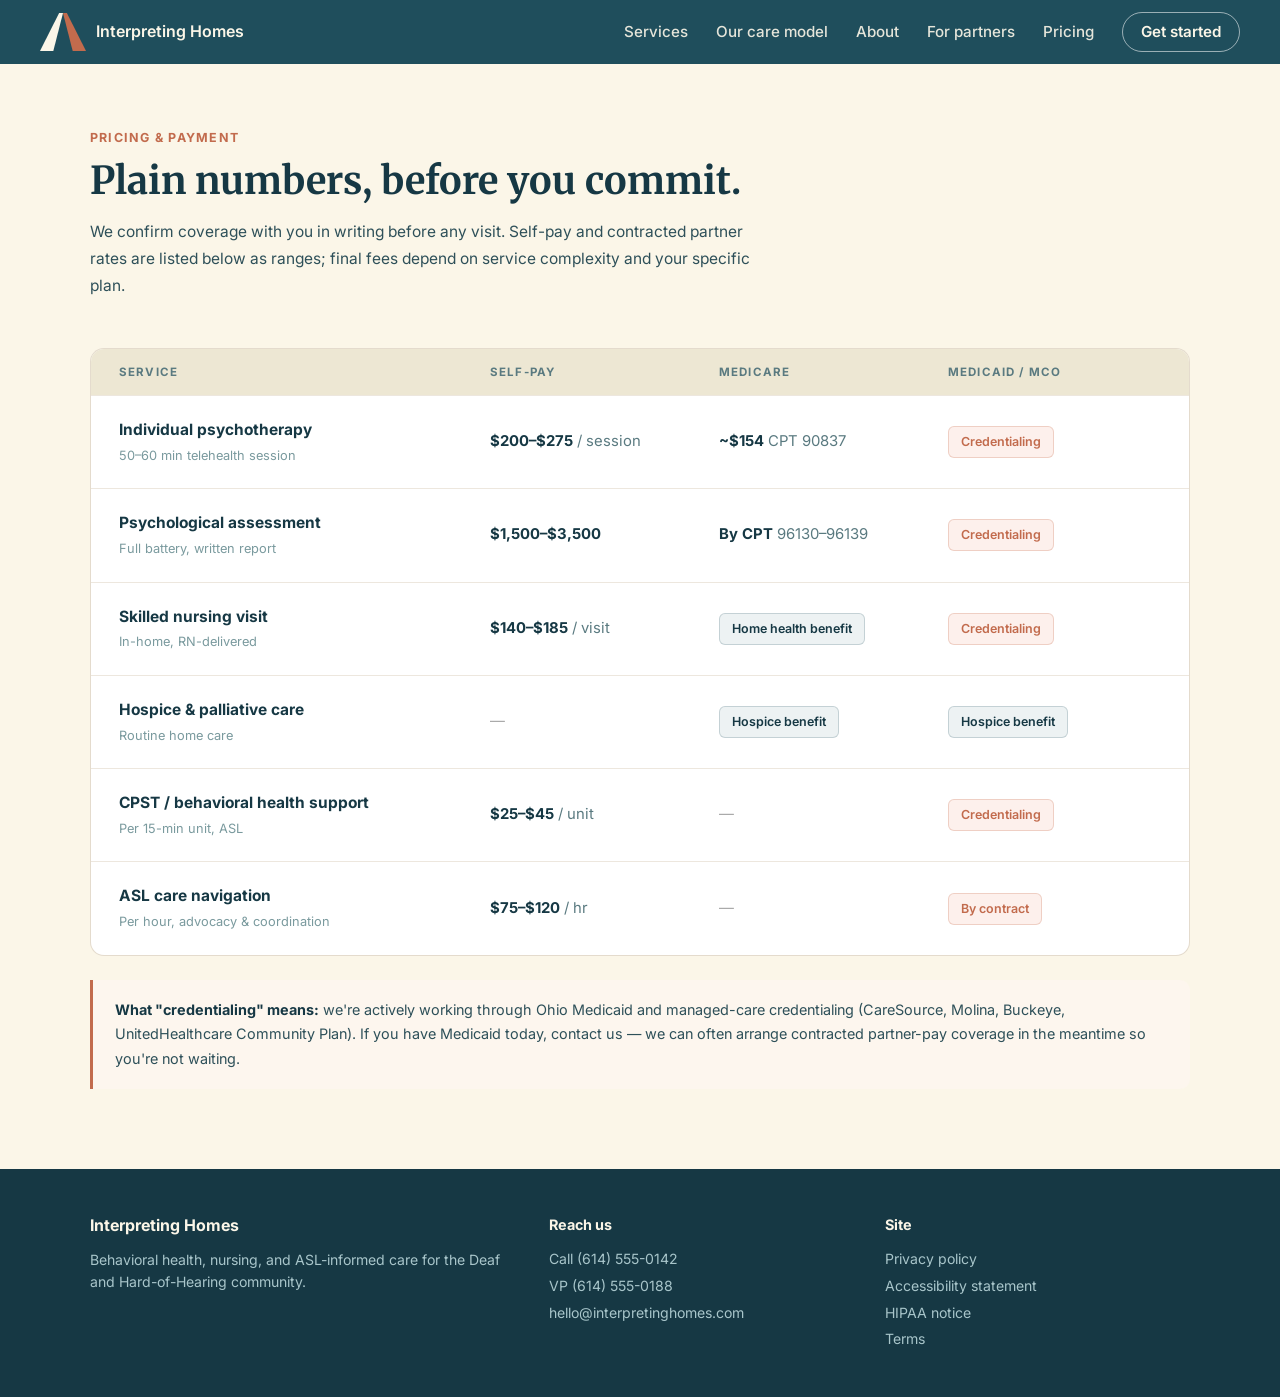
<file: pricing.html>
<!doctype html>
<html lang="en">
  <head>
    <meta charset="UTF-8" />
    <meta name="viewport" content="width=device-width, initial-scale=1.0" />
    <title>Pricing | Interpreting Homes</title>
    <link rel="preconnect" href="https://fonts.googleapis.com" />
    <link rel="preconnect" href="https://fonts.gstatic.com" crossorigin />
    <link
      href="https://fonts.googleapis.com/css2?family=Inter:wght@300;400;500;600;700&family=Merriweather:wght@300;400;700;900&display=swap"
      rel="stylesheet"
    />
    <style>
      :root {
        --teal: #1f4e5c;
        --teal-dark: #163844;
        --cream: #fbf6e8;
        --cream-dark: #f2ebd3;
        --terra: #c26b4d;
        --terra-dark: #9b4f35;
      }
      *,
      *::before,
      *::after {
        box-sizing: border-box;
        margin: 0;
        padding: 0;
      }
      body {
        font-family: "Inter", system-ui, sans-serif;
        background: var(--cream);
        color: var(--teal-dark);
        line-height: 1.6;
      }
      h1,
      h2,
      h3,
      h4,
      h5,
      h6 {
        font-family: "Merriweather", Georgia, serif;
      }

      /* ── HEADER ── */
      header {
        background: var(--teal);
        padding: 0 40px;
        height: 64px;
        display: flex;
        align-items: center;
        justify-content: space-between;
      }
      .logo {
        display: flex;
        align-items: center;
        gap: 10px;
        text-decoration: none;
        color: var(--cream);
      }
      .logo-icon {
        height: 38px;
        width: auto;
        flex-shrink: 0;
      }
      .logo-name {
        font-family: "Inter", sans-serif;
        font-weight: 600;
        font-size: 1rem;
        color: var(--cream);
      }
      nav {
        display: flex;
        align-items: center;
        gap: 28px;
      }
      nav a {
        color: var(--cream);
        text-decoration: none;
        font-size: 0.95rem;
        font-weight: 500;
        opacity: 0.9;
      }
      nav a:hover {
        opacity: 1;
      }
      .nav-cta {
        border: 1.5px solid rgba(255, 255, 255, 0.55) !important;
        border-radius: 999px !important;
        padding: 7px 18px !important;
        opacity: 1 !important;
        font-weight: 600 !important;
      }
      .nav-cta:hover {
        background: rgba(255, 255, 255, 0.08) !important;
      }

      /* ── PRICING SECTION ── */
      .pricing-section {
        background: var(--cream);
        padding: 64px 40px 80px;
      }
      .pricing-inner {
        max-width: 1100px;
        margin: auto;
      }

      .section-eyebrow {
        font-family: "Inter", sans-serif;
        font-size: 0.78rem;
        font-weight: 700;
        text-transform: uppercase;
        letter-spacing: 0.1em;
        color: var(--terra);
        margin-bottom: 10px;
      }
      .pricing-section h2 {
        font-size: clamp(1.8rem, 3vw, 2.6rem);
        font-weight: 700;
        color: var(--teal-dark);
        margin-bottom: 16px;
        line-height: 1.15;
      }
      .pricing-lead {
        font-size: 0.97rem;
        color: #2e5059;
        max-width: 680px;
        margin-bottom: 48px;
        line-height: 1.75;
      }

      /* ── TABLE ── */
      .pricing-table {
        background: #fff;
        border: 1px solid rgba(210, 196, 172, 0.6);
        border-radius: 14px;
        overflow: hidden;
        margin-bottom: 24px;
      }
      .table-header {
        display: grid;
        grid-template-columns: 2fr 1.2fr 1.2fr 1.2fr;
        background: #ede7d3;
        padding: 14px 28px;
        gap: 16px;
      }
      .table-header span {
        font-family: "Inter", sans-serif;
        font-size: 0.72rem;
        font-weight: 700;
        text-transform: uppercase;
        letter-spacing: 0.1em;
        color: #5a7a80;
      }
      .table-row {
        display: grid;
        grid-template-columns: 2fr 1.2fr 1.2fr 1.2fr;
        padding: 22px 28px;
        gap: 16px;
        border-top: 1px solid rgba(210, 196, 172, 0.4);
        align-items: center;
      }
      .table-row:first-of-type {
        border-top: none;
      }

      .row-service h4 {
        font-family: "Inter", sans-serif;
        font-size: 0.97rem;
        font-weight: 700;
        color: var(--teal-dark);
        margin-bottom: 3px;
      }
      .row-service p {
        font-size: 0.8rem;
        color: #7a9a9e;
      }

      .row-price {
        font-family: "Inter", sans-serif;
        font-size: 0.93rem;
        color: var(--teal-dark);
      }
      .row-price strong {
        font-weight: 700;
      }
      .row-price .unit {
        color: #5a7a80;
        font-weight: 400;
      }
      .row-price .dash {
        color: #aaa;
      }

      .badge {
        display: inline-block;
        font-family: "Inter", sans-serif;
        font-size: 0.78rem;
        font-weight: 600;
        padding: 5px 12px;
        border-radius: 6px;
      }
      .badge-credentialing {
        background: #fdf0ec;
        color: var(--terra);
        border: 1px solid rgba(194, 107, 77, 0.25);
      }
      .badge-benefit {
        background: #edf2f3;
        color: var(--teal-dark);
        border: 1px solid rgba(31, 78, 92, 0.2);
      }
      .badge-contract {
        background: #fdf0ec;
        color: var(--terra);
        border: 1px solid rgba(194, 107, 77, 0.25);
      }

      /* ── NOTE BOX ── */
      .note-box {
        background: #fdf6ee;
        border-left: 3px solid var(--terra);
        border-radius: 0 10px 10px 0;
        padding: 18px 22px;
        font-size: 0.9rem;
        color: #2e5059;
        line-height: 1.7;
      }
      .note-box strong {
        color: var(--teal-dark);
        font-weight: 700;
      }

      /* ── FOOTER ── */
      footer {
        background: var(--teal-dark);
        color: var(--cream);
        padding: 44px 40px;
      }
      .footer-inner {
        max-width: 1100px;
        margin: auto;
        display: grid;
        grid-template-columns: 1.4fr 1fr 1fr;
        gap: 32px;
        align-items: start;
      }
      .footer-brand {
        font-weight: 700;
        font-size: 1rem;
        margin-bottom: 10px;
      }
      .footer-desc {
        color: #a8c5ca;
        font-size: 0.88rem;
        line-height: 1.6;
      }
      .footer-heading {
        font-weight: 700;
        font-size: 0.9rem;
        margin-bottom: 10px;
        color: var(--cream);
      }
      .footer-text {
        color: #a8c5ca;
        font-size: 0.88rem;
        line-height: 1.9;
      }
      .footer-text a {
        color: #a8c5ca;
        text-decoration: none;
      }
      .footer-text a:hover {
        text-decoration: underline;
      }

      /* ── RESPONSIVE ── */
      @media (max-width: 820px) {
        header {
          padding: 0 20px;
        }
        .pricing-section {
          padding: 44px 20px 60px;
        }
        .table-header,
        .table-row {
          grid-template-columns: 1fr;
          padding: 16px 20px;
          gap: 8px;
        }
        .table-header span:not(:first-child) {
          display: none;
        }
        footer {
          padding: 36px 20px;
        }
        .footer-inner {
          grid-template-columns: 1fr;
          gap: 24px;
        }
      }
    </style>
  </head>
  <body>
    <!-- HEADER -->
    <header>
      <a href="index.html" class="logo">
        <img
          src="./assets/logo.svg"
          alt="Interpreting Homes"
          class="logo-icon"
        />
        <span class="logo-name">Interpreting Homes</span>
      </a>
      <nav>
        <a href="services.html">Services</a>
        <a href="ourCareModel.html">Our care model</a>
        <a href="about.html">About</a>
        <a href="partners.html">For partners</a>
        <a href="pricing.html">Pricing</a>
        <a href="get-started.html" class="nav-cta">Get started</a>
      </nav>
    </header>

    <main>
      <section class="pricing-section">
        <div class="pricing-inner">
          <p class="section-eyebrow">Pricing &amp; payment</p>
          <h2>Plain numbers, before you commit.</h2>
          <p class="pricing-lead">
            We confirm coverage with you in writing before any visit. Self-pay
            and contracted partner rates are listed below as ranges; final fees
            depend on service complexity and your specific plan.
          </p>

          <div class="pricing-table">
            <!-- Header row -->
            <div class="table-header">
              <span>Service</span>
              <span>Self-pay</span>
              <span>Medicare</span>
              <span>Medicaid / MCO</span>
            </div>

            <!-- Individual psychotherapy -->
            <div class="table-row">
              <div class="row-service">
                <h4>Individual psychotherapy</h4>
                <p>50–60 min telehealth session</p>
              </div>
              <div class="row-price">
                <strong>$200–$275</strong> <span class="unit">/ session</span>
              </div>
              <div class="row-price">
                <strong>~$154</strong> <span class="unit">CPT 90837</span>
              </div>
              <div>
                <span class="badge badge-credentialing">Credentialing</span>
              </div>
            </div>

            <!-- Psychological assessment -->
            <div class="table-row">
              <div class="row-service">
                <h4>Psychological assessment</h4>
                <p>Full battery, written report</p>
              </div>
              <div class="row-price"><strong>$1,500–$3,500</strong></div>
              <div class="row-price">
                <strong>By CPT</strong> <span class="unit">96130–96139</span>
              </div>
              <div>
                <span class="badge badge-credentialing">Credentialing</span>
              </div>
            </div>

            <!-- Skilled nursing visit -->
            <div class="table-row">
              <div class="row-service">
                <h4>Skilled nursing visit</h4>
                <p>In-home, RN-delivered</p>
              </div>
              <div class="row-price">
                <strong>$140–$185</strong> <span class="unit">/ visit</span>
              </div>
              <div>
                <span class="badge badge-benefit">Home health benefit</span>
              </div>
              <div>
                <span class="badge badge-credentialing">Credentialing</span>
              </div>
            </div>

            <!-- Hospice & palliative care -->
            <div class="table-row">
              <div class="row-service">
                <h4>Hospice &amp; palliative care</h4>
                <p>Routine home care</p>
              </div>
              <div class="row-price"><span class="dash">—</span></div>
              <div>
                <span class="badge badge-benefit">Hospice benefit</span>
              </div>
              <div>
                <span class="badge badge-benefit">Hospice benefit</span>
              </div>
            </div>

            <!-- CPST / behavioral health support -->
            <div class="table-row">
              <div class="row-service">
                <h4>CPST / behavioral health support</h4>
                <p>Per 15-min unit, ASL</p>
              </div>
              <div class="row-price">
                <strong>$25–$45</strong> <span class="unit">/ unit</span>
              </div>
              <div class="row-price"><span class="dash">—</span></div>
              <div>
                <span class="badge badge-credentialing">Credentialing</span>
              </div>
            </div>

            <!-- ASL care navigation -->
            <div class="table-row">
              <div class="row-service">
                <h4>ASL care navigation</h4>
                <p>Per hour, advocacy &amp; coordination</p>
              </div>
              <div class="row-price">
                <strong>$75–$120</strong> <span class="unit">/ hr</span>
              </div>
              <div class="row-price"><span class="dash">—</span></div>
              <div><span class="badge badge-contract">By contract</span></div>
            </div>
          </div>

          <!-- Note box -->
          <div class="note-box">
            <strong>What "credentialing" means:</strong> we're actively working
            through Ohio Medicaid and managed-care credentialing (CareSource,
            Molina, Buckeye, UnitedHealthcare Community Plan). If you have
            Medicaid today, contact us — we can often arrange contracted
            partner-pay coverage in the meantime so you're not waiting.
          </div>
        </div>
      </section>
    </main>

    <!-- FOOTER -->
    <footer>
      <div class="footer-inner">
        <div>
          <p class="footer-brand">Interpreting Homes</p>
          <p class="footer-desc">
            Behavioral health, nursing, and ASL-informed care for the Deaf and
            Hard-of-Hearing community.
          </p>
        </div>
        <div>
          <p class="footer-heading">Reach us</p>
          <p class="footer-text">
            Call (614) 555-0142<br />
            VP (614) 555-0188<br />
            hello@interpretinghomes.com
          </p>
        </div>
        <div>
          <p class="footer-heading">Site</p>
          <p class="footer-text">
            <a href="legal/privacy-policy.html">Privacy policy</a><br />
            <a href="legal/accessibility-statement.html"
              >Accessibility statement</a
            ><br />
            <a href="legal/hipaa-notice.html">HIPAA notice</a><br />
            <a href="legal/terms.html">Terms</a>
          </p>
        </div>
      </div>
    </footer>
  </body>
</html>
</file>
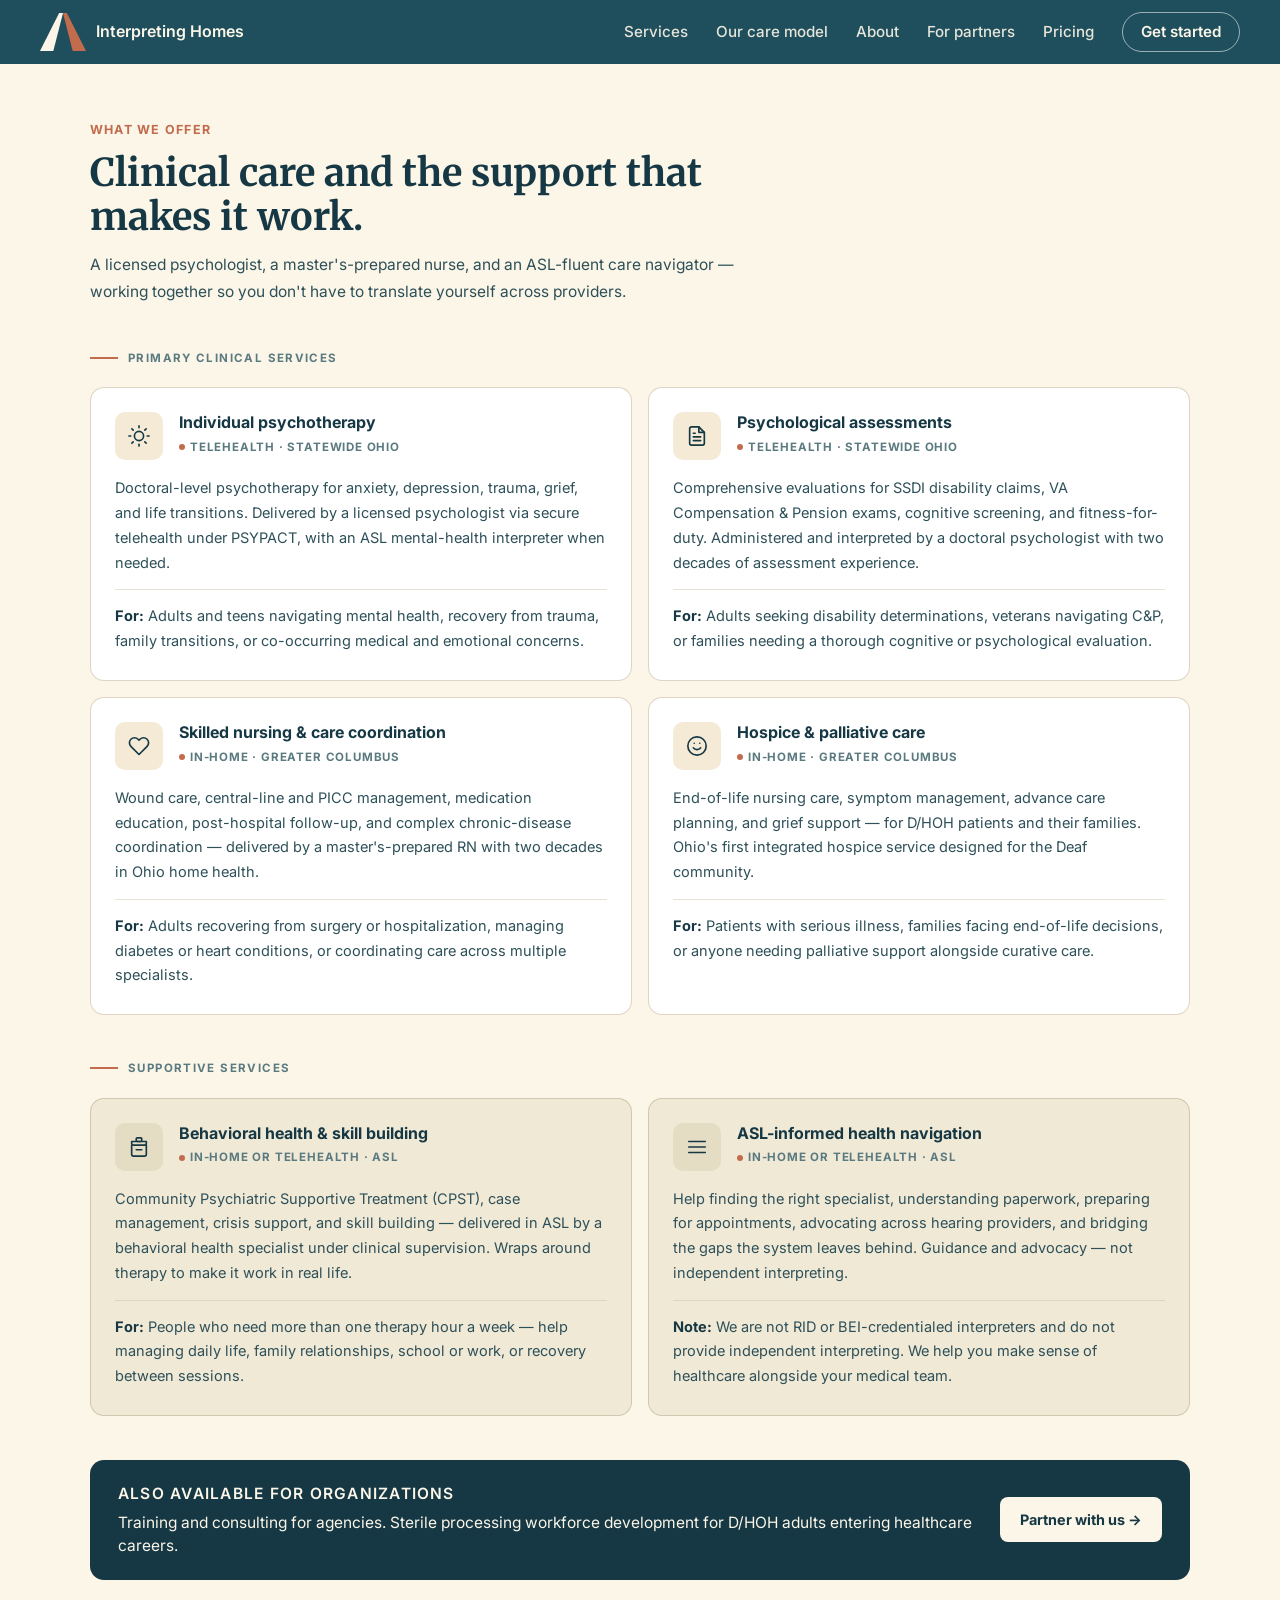
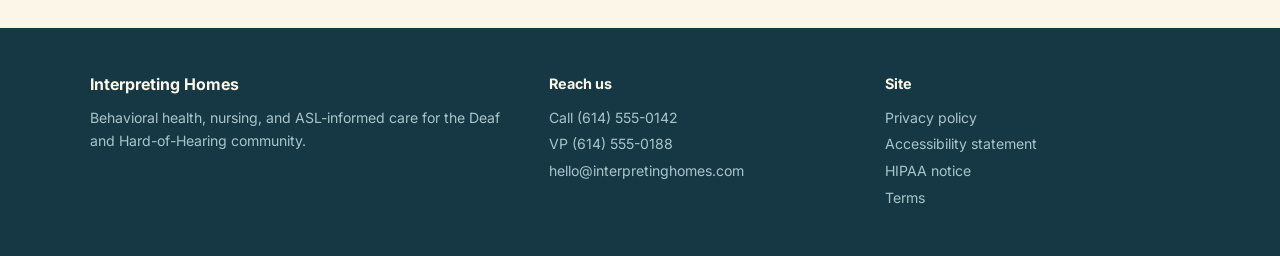
<file: services.html>
<!doctype html>
<html lang="en">
  <head>
    <meta charset="UTF-8" />
    <meta name="viewport" content="width=device-width, initial-scale=1.0" />
    <title>Services | Interpreting Homes</title>
    <link rel="preconnect" href="https://fonts.googleapis.com" />
    <link rel="preconnect" href="https://fonts.gstatic.com" crossorigin />
    <link
      href="https://fonts.googleapis.com/css2?family=Inter:wght@300;400;500;600;700&family=Merriweather:wght@300;400;700;900&display=swap"
      rel="stylesheet"
    />
    <style>
      :root {
        --teal: #1f4e5c;
        --teal-dark: #163844;
        --cream: #fbf6e8;
        --cream-dark: #f2ebd3;
        --terra: #c26b4d;
        --terra-dark: #9b4f35;
      }
      *,
      *::before,
      *::after {
        box-sizing: border-box;
        margin: 0;
        padding: 0;
      }
      body {
        font-family: "Inter", system-ui, sans-serif;
        background: var(--cream);
        color: var(--teal-dark);
        line-height: 1.6;
      }
      h1,
      h2,
      h3,
      h4,
      h5,
      h6 {
        font-family: "Merriweather", Georgia, serif;
      }

      /* ── HEADER ── */
      header {
        background: var(--teal);
        padding: 0 40px;
        height: 64px;
        display: flex;
        align-items: center;
        justify-content: space-between;
      }
      .logo {
        display: flex;
        align-items: center;
        gap: 10px;
        text-decoration: none;
        color: var(--cream);
      }
      .logo-icon {
        height: 38px;
        width: auto;
        flex-shrink: 0;
      }
      .logo-name {
        font-family: "Inter", sans-serif;
        font-weight: 600;
        font-size: 1rem;
        color: var(--cream);
      }
      nav {
        display: flex;
        align-items: center;
        gap: 28px;
      }
      nav a {
        color: var(--cream);
        text-decoration: none;
        font-size: 0.95rem;
        font-weight: 500;
        opacity: 0.9;
      }
      nav a:hover {
        opacity: 1;
      }
      .nav-cta {
        border: 1.5px solid rgba(255, 255, 255, 0.55) !important;
        border-radius: 999px !important;
        padding: 7px 18px !important;
        opacity: 1 !important;
        font-weight: 600 !important;
      }
      .nav-cta:hover {
        background: rgba(255, 255, 255, 0.08) !important;
      }

      /* ── SERVICES SECTION ── */
      .services-section {
        background: var(--cream);
        padding: 56px 40px 48px;
      }
      .services-inner {
        max-width: 1100px;
        margin: auto;
      }

      .section-eyebrow {
        font-family: "Inter", sans-serif;
        font-size: 0.78rem;
        font-weight: 700;
        text-transform: uppercase;
        letter-spacing: 0.1em;
        color: var(--terra);
        margin-bottom: 10px;
      }
      .services-section h2 {
        font-size: clamp(1.7rem, 3vw, 2.6rem);
        color: var(--teal-dark);
        margin-bottom: 14px;
        line-height: 1.15;
        max-width: 640px;
      }
      .services-intro {
        color: #2e5059;
        max-width: 680px;
        margin-bottom: 44px;
        font-size: 0.97rem;
        line-height: 1.7;
      }

      /* ── GROUP LABEL ── */
      .group-label {
        display: flex;
        align-items: center;
        gap: 10px;
        margin-bottom: 20px;
        margin-top: 40px;
      }
      .group-label:first-of-type {
        margin-top: 0;
      }
      .group-label-line {
        width: 28px;
        height: 2px;
        background: var(--terra);
        flex-shrink: 0;
      }
      .group-label span {
        font-family: "Inter", sans-serif;
        font-size: 0.72rem;
        font-weight: 700;
        text-transform: uppercase;
        letter-spacing: 0.12em;
        color: #5a7a80;
      }

      /* ── SERVICE GRID ── */
      .service-grid {
        display: grid;
        grid-template-columns: 1fr 1fr;
        gap: 16px;
        margin-bottom: 0;
      }

      /* ── SERVICE CARD ── */
      .service-card {
        background: #fff;
        border: 1px solid rgba(210, 196, 172, 0.7);
        border-radius: 14px;
        padding: 24px 24px 26px;
      }
      .service-card.supportive {
        background: #f0e9d6;
        border-color: rgba(180, 165, 135, 0.5);
      }
      .service-card-top {
        display: flex;
        align-items: flex-start;
        gap: 16px;
        margin-bottom: 16px;
      }
      .service-icon-wrap {
        width: 48px;
        height: 48px;
        background: #f4ead6;
        border-radius: 10px;
        display: flex;
        align-items: center;
        justify-content: center;
        flex-shrink: 0;
        color: var(--teal-dark);
      }
      .service-card.supportive .service-icon-wrap {
        background: #e5dcc4;
      }
      .service-title-block {
        display: flex;
        flex-direction: column;
        gap: 5px;
      }
      .service-card h3 {
        font-family: "Inter", sans-serif;
        font-size: 1rem;
        font-weight: 700;
        color: var(--teal-dark);
        line-height: 1.3;
      }
      .service-meta {
        display: flex;
        align-items: center;
        gap: 5px;
        font-family: "Inter", sans-serif;
        font-size: 0.72rem;
        font-weight: 700;
        text-transform: uppercase;
        letter-spacing: 0.07em;
        color: #5a7a80;
      }
      .service-meta-dot {
        width: 6px;
        height: 6px;
        border-radius: 50%;
        background: var(--terra);
        flex-shrink: 0;
      }
      .service-divider {
        border: none;
        border-top: 1px solid rgba(210, 196, 172, 0.5);
        margin: 14px 0;
      }
      .service-card p {
        font-size: 0.91rem;
        color: #2e5059;
        line-height: 1.7;
        margin-bottom: 14px;
      }
      .service-card p:last-child {
        margin-bottom: 0;
      }
      .service-card p strong {
        font-weight: 700;
        color: var(--teal-dark);
      }

      /* ── ORG BANNER ── */
      .org-banner-wrap {
        margin-top: 44px;
      }
      .org-banner {
        background: var(--teal-dark);
        border-radius: 14px;
        padding: 22px 28px;
        display: flex;
        align-items: center;
        justify-content: space-between;
        gap: 24px;
      }
      .org-eyebrow {
        font-family: "Inter", sans-serif;
        font-size: 0.78rem;
        font-weight: 600;
        text-transform: uppercase;
        letter-spacing: 0.08em;
        color: #a8c5ca;
        margin-bottom: 6px;
      }
      .org-banner p {
        color: var(--cream);
        font-size: 0.97rem;
        line-height: 1.5;
      }
      .btn-partner {
        display: inline-flex;
        align-items: center;
        gap: 6px;
        background: var(--cream);
        color: var(--teal-dark);
        padding: 11px 20px;
        border-radius: 8px;
        text-decoration: none;
        font-weight: 700;
        font-size: 0.9rem;
        white-space: nowrap;
        flex-shrink: 0;
      }
      .btn-partner:hover {
        background: var(--cream-dark);
      }

      /* ── FOOTER ── */
      footer {
        background: var(--teal-dark);
        color: var(--cream);
        padding: 44px 40px;
      }
      .footer-inner {
        max-width: 1100px;
        margin: auto;
        display: grid;
        grid-template-columns: 1.4fr 1fr 1fr;
        gap: 32px;
        align-items: start;
      }
      .footer-brand {
        font-weight: 700;
        font-size: 1rem;
        margin-bottom: 10px;
      }
      .footer-desc {
        color: #a8c5ca;
        font-size: 0.88rem;
        line-height: 1.6;
      }
      .footer-heading {
        font-weight: 700;
        font-size: 0.9rem;
        margin-bottom: 10px;
        color: var(--cream);
      }
      .footer-text {
        color: #a8c5ca;
        font-size: 0.88rem;
        line-height: 1.9;
      }
      .footer-text a {
        color: #a8c5ca;
        text-decoration: none;
      }
      .footer-text a:hover {
        text-decoration: underline;
      }

      /* ── RESPONSIVE ── */
      @media (max-width: 820px) {
        header {
          padding: 0 20px;
        }
        .services-section {
          padding: 44px 20px;
        }
        .service-grid {
          grid-template-columns: 1fr;
        }
        .org-banner {
          flex-direction: column;
          align-items: flex-start;
        }
        footer {
          padding: 36px 20px;
        }
        .footer-inner {
          grid-template-columns: 1fr;
          gap: 24px;
        }
      }
    </style>
  </head>
  <body>
    <!-- HEADER -->
    <header>
      <a href="index.html" class="logo">
        <img
          src="./assets/logo.svg"
          alt="Interpreting Homes"
          class="logo-icon"
        />
        <span class="logo-name">Interpreting Homes</span>
      </a>
      <nav>
        <a href="services.html">Services</a>
        <a href="ourCareModel.html">Our care model</a>
        <a href="about.html">About</a>
        <a href="partners.html">For partners</a>
        <a href="pricing.html">Pricing</a>
        <a href="get-started.html" class="nav-cta">Get started</a>
      </nav>
    </header>

    <!-- MAIN -->
    <main>
      <section class="services-section">
        <div class="services-inner">
          <p class="section-eyebrow">What we offer</p>
          <h2>Clinical care and the support that makes it work.</h2>
          <p class="services-intro">
            A licensed psychologist, a master's-prepared nurse, and an
            ASL-fluent care navigator — working together so you don't have to
            translate yourself across providers.
          </p>

          <!-- PRIMARY CLINICAL SERVICES -->
          <div class="group-label">
            <div class="group-label-line"></div>
            <span>Primary clinical services</span>
          </div>

          <div class="service-grid">
            <div class="service-card">
              <div class="service-card-top">
                <div class="service-icon-wrap" aria-hidden="true">
                  <svg
                    width="22"
                    height="22"
                    viewBox="0 0 24 24"
                    fill="none"
                    stroke="currentColor"
                    stroke-width="1.8"
                    stroke-linecap="round"
                    stroke-linejoin="round"
                  >
                    <circle cx="12" cy="12" r="5" />
                    <line x1="12" y1="1" x2="12" y2="3" />
                    <line x1="12" y1="21" x2="12" y2="23" />
                    <line x1="4.22" y1="4.22" x2="5.64" y2="5.64" />
                    <line x1="18.36" y1="18.36" x2="19.78" y2="19.78" />
                    <line x1="1" y1="12" x2="3" y2="12" />
                    <line x1="21" y1="12" x2="23" y2="12" />
                    <line x1="4.22" y1="19.78" x2="5.64" y2="18.36" />
                    <line x1="18.36" y1="5.64" x2="19.78" y2="4.22" />
                  </svg>
                </div>
                <div class="service-title-block">
                  <h3>Individual psychotherapy</h3>
                  <div class="service-meta">
                    <span class="service-meta-dot"></span>
                    <span>Telehealth · Statewide Ohio</span>
                  </div>
                </div>
              </div>
              <p>
                Doctoral-level psychotherapy for anxiety, depression, trauma,
                grief, and life transitions. Delivered by a licensed
                psychologist via secure telehealth under PSYPACT, with an ASL
                mental-health interpreter when needed.
              </p>
              <hr class="service-divider" />
              <p>
                <strong>For:</strong> Adults and teens navigating mental health,
                recovery from trauma, family transitions, or co-occurring
                medical and emotional concerns.
              </p>
            </div>

            <div class="service-card">
              <div class="service-card-top">
                <div class="service-icon-wrap" aria-hidden="true">
                  <svg
                    width="22"
                    height="22"
                    viewBox="0 0 24 24"
                    fill="none"
                    stroke="currentColor"
                    stroke-width="1.8"
                    stroke-linecap="round"
                    stroke-linejoin="round"
                  >
                    <path
                      d="M14 2H6a2 2 0 0 0-2 2v16a2 2 0 0 0 2 2h12a2 2 0 0 0 2-2V8z"
                    />
                    <polyline points="14 2 14 8 20 8" />
                    <line x1="16" y1="13" x2="8" y2="13" />
                    <line x1="16" y1="17" x2="8" y2="17" />
                    <polyline points="10 9 9 9 8 9" />
                  </svg>
                </div>
                <div class="service-title-block">
                  <h3>Psychological assessments</h3>
                  <div class="service-meta">
                    <span class="service-meta-dot"></span>
                    <span>Telehealth · Statewide Ohio</span>
                  </div>
                </div>
              </div>
              <p>
                Comprehensive evaluations for SSDI disability claims, VA
                Compensation &amp; Pension exams, cognitive screening, and
                fitness-for-duty. Administered and interpreted by a doctoral
                psychologist with two decades of assessment experience.
              </p>
              <hr class="service-divider" />
              <p>
                <strong>For:</strong> Adults seeking disability determinations,
                veterans navigating C&amp;P, or families needing a thorough
                cognitive or psychological evaluation.
              </p>
            </div>

            <div class="service-card">
              <div class="service-card-top">
                <div class="service-icon-wrap" aria-hidden="true">
                  <svg
                    width="22"
                    height="22"
                    viewBox="0 0 24 24"
                    fill="none"
                    stroke="currentColor"
                    stroke-width="1.8"
                    stroke-linecap="round"
                    stroke-linejoin="round"
                  >
                    <path
                      d="M20.84 4.61a5.5 5.5 0 0 0-7.78 0L12 5.67l-1.06-1.06a5.5 5.5 0 0 0-7.78 7.78l1.06 1.06L12 21.23l7.78-7.78 1.06-1.06a5.5 5.5 0 0 0 0-7.78z"
                    />
                  </svg>
                </div>
                <div class="service-title-block">
                  <h3>Skilled nursing &amp; care coordination</h3>
                  <div class="service-meta">
                    <span class="service-meta-dot"></span>
                    <span>In-home · Greater Columbus</span>
                  </div>
                </div>
              </div>
              <p>
                Wound care, central-line and PICC management, medication
                education, post-hospital follow-up, and complex chronic-disease
                coordination — delivered by a master's-prepared RN with two
                decades in Ohio home health.
              </p>
              <hr class="service-divider" />
              <p>
                <strong>For:</strong> Adults recovering from surgery or
                hospitalization, managing diabetes or heart conditions, or
                coordinating care across multiple specialists.
              </p>
            </div>

            <div class="service-card">
              <div class="service-card-top">
                <div class="service-icon-wrap" aria-hidden="true">
                  <svg
                    width="22"
                    height="22"
                    viewBox="0 0 24 24"
                    fill="none"
                    stroke="currentColor"
                    stroke-width="1.8"
                    stroke-linecap="round"
                    stroke-linejoin="round"
                  >
                    <circle cx="12" cy="12" r="10" />
                    <path d="M8 14s1.5 2 4 2 4-2 4-2" />
                    <line x1="9" y1="9" x2="9.01" y2="9" />
                    <line x1="15" y1="9" x2="15.01" y2="9" />
                  </svg>
                </div>
                <div class="service-title-block">
                  <h3>Hospice &amp; palliative care</h3>
                  <div class="service-meta">
                    <span class="service-meta-dot"></span>
                    <span>In-home · Greater Columbus</span>
                  </div>
                </div>
              </div>
              <p>
                End-of-life nursing care, symptom management, advance care
                planning, and grief support — for D/HOH patients and their
                families. Ohio's first integrated hospice service designed for
                the Deaf community.
              </p>
              <hr class="service-divider" />
              <p>
                <strong>For:</strong> Patients with serious illness, families
                facing end-of-life decisions, or anyone needing palliative
                support alongside curative care.
              </p>
            </div>
          </div>

          <!-- SUPPORTIVE SERVICES -->
          <div class="group-label" style="margin-top: 44px">
            <div class="group-label-line"></div>
            <span>Supportive services</span>
          </div>

          <div class="service-grid">
            <div class="service-card supportive">
              <div class="service-card-top">
                <div class="service-icon-wrap" aria-hidden="true">
                  <svg
                    width="22"
                    height="22"
                    viewBox="0 0 24 24"
                    fill="none"
                    stroke="currentColor"
                    stroke-width="1.8"
                    stroke-linecap="round"
                    stroke-linejoin="round"
                  >
                    <rect x="9" y="2" width="6" height="4" rx="1" />
                    <path d="M4 6h16v2a2 2 0 0 1-2 2H6a2 2 0 0 1-2-2V6z" />
                    <path d="M4 10v10a2 2 0 0 0 2 2h12a2 2 0 0 0 2-2V10" />
                    <line x1="9" y1="15" x2="15" y2="15" />
                  </svg>
                </div>
                <div class="service-title-block">
                  <h3>Behavioral health &amp; skill building</h3>
                  <div class="service-meta">
                    <span class="service-meta-dot"></span>
                    <span>In-home or Telehealth · ASL</span>
                  </div>
                </div>
              </div>
              <p>
                Community Psychiatric Supportive Treatment (CPST), case
                management, crisis support, and skill building — delivered in
                ASL by a behavioral health specialist under clinical
                supervision. Wraps around therapy to make it work in real life.
              </p>
              <hr class="service-divider" />
              <p>
                <strong>For:</strong> People who need more than one therapy hour
                a week — help managing daily life, family relationships, school
                or work, or recovery between sessions.
              </p>
            </div>

            <div class="service-card supportive">
              <div class="service-card-top">
                <div class="service-icon-wrap" aria-hidden="true">
                  <svg
                    width="22"
                    height="22"
                    viewBox="0 0 24 24"
                    fill="none"
                    stroke="currentColor"
                    stroke-width="1.8"
                    stroke-linecap="round"
                    stroke-linejoin="round"
                  >
                    <line x1="3" y1="12" x2="21" y2="12" />
                    <line x1="3" y1="6" x2="21" y2="6" />
                    <line x1="3" y1="18" x2="21" y2="18" />
                  </svg>
                </div>
                <div class="service-title-block">
                  <h3>ASL-informed health navigation</h3>
                  <div class="service-meta">
                    <span class="service-meta-dot"></span>
                    <span>In-home or Telehealth · ASL</span>
                  </div>
                </div>
              </div>
              <p>
                Help finding the right specialist, understanding paperwork,
                preparing for appointments, advocating across hearing providers,
                and bridging the gaps the system leaves behind. Guidance and
                advocacy — not independent interpreting.
              </p>
              <hr class="service-divider" />
              <p>
                <strong>Note:</strong> We are not RID or BEI-credentialed
                interpreters and do not provide independent interpreting. We
                help you make sense of healthcare alongside your medical team.
              </p>
            </div>
          </div>

          <!-- ORG BANNER -->
          <div class="org-banner-wrap">
            <div class="org-banner">
              <div>
                <p class="org-eyebrow">Also available for organizations</p>
                <p>
                  Training and consulting for agencies. Sterile processing
                  workforce development for D/HOH adults entering healthcare
                  careers.
                </p>
              </div>
              <a href="partners.html" class="btn-partner">Partner with us →</a>
            </div>
          </div>
        </div>
      </section>
    </main>

    <!-- FOOTER -->
    <footer>
      <div class="footer-inner">
        <div>
          <p class="footer-brand">Interpreting Homes</p>
          <p class="footer-desc">
            Behavioral health, nursing, and ASL-informed care for the Deaf and
            Hard-of-Hearing community.
          </p>
        </div>
        <div>
          <p class="footer-heading">Reach us</p>
          <p class="footer-text">
            Call (614) 555-0142<br />
            VP (614) 555-0188<br />
            hello@interpretinghomes.com
          </p>
        </div>
        <div>
          <p class="footer-heading">Site</p>
          <p class="footer-text">
            <a href="legal/privacy-policy.html">Privacy policy</a><br />
            <a href="legal/accessibility-statement.html"
              >Accessibility statement</a
            ><br />
            <a href="legal/hipaa-notice.html">HIPAA notice</a><br />
            <a href="legal/terms.html">Terms</a>
          </p>
        </div>
      </div>
    </footer>
  </body>
</html>
</file>
<file: css/style.css>
:root {
  --teal: #1f4e5c;
  --teal-dark: #163844;
  --cream: #fbf6e8;
  --cream-dark: #f2ebd3;
  --terra: #c26b4d;
  --terra-dark: #9b4f35;
}

@import url("https://fonts.googleapis.com/css2?family=Inter:wght@300;400;600;700&family=Merriweather:wght@300;400;700;900&display=swap");

* {
  box-sizing: border-box;
}

body {
  margin: 0;
  font-family:
    "Inter",
    system-ui,
    -apple-system,
    "Segoe UI",
    Roboto,
    "Helvetica Neue",
    Arial,
    sans-serif;
  background: var(--cream);
  color: var(--teal-dark);
  line-height: 1.6;
}

/* Use a serif for headings to match the design */
h1,
h2,
h3,
h4,
h5,
h6 {
  font-family: "Merriweather", Georgia, "Times New Roman", serif;
}

header {
  background: var(--teal);
  color: var(--cream);
  padding: 16px 32px;
}

nav {
  display: flex;
  gap: 20px;
  flex-wrap: wrap;
}

nav a {
  color: var(--cream);
  text-decoration: none;
  font-weight: 500;
}

main {
  min-height: 70vh;
}

section {
  padding: 48px 24px;
}

.container {
  max-width: 1100px;
  margin: auto;
}

.hero {
  background: var(--teal);
  color: var(--cream);
}

.grid-2 {
  display: grid;
  grid-template-columns: 1fr 1fr;
  gap: 32px;
}

.grid-3 {
  display: grid;
  grid-template-columns: repeat(3, 1fr);
  gap: 18px;
}

.card {
  background: white;
  padding: 22px;
  border-radius: 12px;
  border: 1px solid var(--cream-dark);
}

/* Service list cards matching screenshot */
.service-list {
  display: grid;
  gap: 18px;
  margin-top: 18px;
}

.service-card {
  background: #ffffff;
  border: 1px solid #efe6cf;
  border-radius: 12px;
  padding: 24px 22px;
  display: flex;
  gap: 20px;
  align-items: flex-start;
  box-shadow: 0 0 0 8px rgba(242, 235, 211, 0); /* visual spacing */
}

.service-icon {
  width: 60px;
  height: 60px;
  border-radius: 12px;
  background: var(--cream-dark);
  color: var(--teal-dark);
  display: flex;
  align-items: center;
  justify-content: center;
  font-size: 20px;
  border: 1px solid rgba(31, 78, 92, 0.06);
}

.service-body h3 {
  margin: 0 0 8px;
  font-size: 22px;
  color: var(--teal-dark);
  font-weight: 700;
}

.service-body p {
  margin: 0 0 10px;
  color: #23474b;
  line-height: 1.5;
}

.service-card .common {
  margin-top: 8px;
  color: #23474b;
  font-size: 0.95rem;
}

.service-card .common strong {
  color: #23474b;
  font-weight: 700;
}

@media (max-width: 768px) {
  .service-card {
    flex-direction: column;
    gap: 12px;
  }
  .service-icon {
    width: 44px;
    height: 44px;
  }
}

.button {
  display: inline-block;
  background: var(--terra);
  color: var(--cream);
  padding: 12px 20px;
  border-radius: 8px;
  text-decoration: none;
  font-weight: 600;
}

.video-placeholder {
  background: var(--teal-dark);
  color: var(--cream);
  min-height: 260px;
  border-radius: 12px;
  display: flex;
  align-items: center;
  justify-content: center;
  text-align: center;
  padding: 24px;
}

footer {
  background: var(--teal-dark);
  color: var(--cream);
  padding: 32px;
}

footer a {
  color: var(--cream);
}

@media (max-width: 768px) {
  .grid-2,
  .grid-3 {
    grid-template-columns: 1fr;
  }

  header {
    padding: 16px;
  }

  section {
    padding: 36px 18px;
  }
}

/* ================================
   Get Started Page
================================ */

.get-started-page main {
  background: var(--cream);
}

.faq-preview {
  padding: 14px 24px 6px;
}

.faq-preview-item {
  background: #ffffff;
  border: 1px solid #eadfcb;
  border-radius: 14px;
  padding: 18px 20px;
  box-shadow: 0 8px 20px rgba(31, 78, 92, 0.05);
}

.faq-preview-item summary {
  cursor: pointer;
  list-style: none;
  font-weight: 700;
  color: var(--teal-dark);
}

.faq-preview-item summary::-webkit-details-marker {
  display: none;
}

.faq-preview-item summary::after {
  content: "+";
  float: right;
  color: var(--terra);
  font-size: 22px;
  line-height: 1;
}

.faq-preview-item[open] summary::after {
  content: "–";
}

.faq-preview-item p {
  margin: 14px 0 0;
  color: #3a4f58;
}

.eyebrow {
  text-transform: uppercase;
  letter-spacing: 0.12em;
  font-size: 0.8rem;
  font-weight: 700;
  color: #f6e4d9;
  margin: 0 0 12px;
}

.contact-info h1 {
  font-size: clamp(2.4rem, 4vw, 3.25rem);
  line-height: 1.08;
  margin: 0 0 16px;
}

.intro-text {
  font-size: 1.05rem;
  max-width: 620px;
  color: #fbe9dd;
  margin-bottom: 28px;
}

.get-started-layout {
  display: grid;
  grid-template-columns: 1fr 1fr;
  gap: 36px;
  align-items: start;
}

/* ================================
   Index hero tweaks
   ================================ */
.hero .eyebrow {
  color: #d7e6e6;
  text-transform: none;
  font-weight: 600;
  margin-bottom: 12px;
}

.hero .lead {
  color: #d9efe9;
  max-width: 560px;
  font-size: 1.05rem;
  margin-bottom: 20px;
}

.hero-actions {
  display: flex;
  gap: 14px;
  margin-top: 8px;
}

.button.outline {
  background: transparent;
  color: var(--cream);
  border: 1px solid rgba(255, 255, 255, 0.14);
  padding: 12px 18px;
  border-radius: 8px;
}

.button.outline:hover {
  background: rgba(255, 255, 255, 0.03);
}

.video-placeholder {
  background: rgba(0, 0, 0, 0.12);
  min-height: 360px;
  border-radius: 10px;
  padding: 32px;
}

/* ================================
   Contact Form
================================ */

.contact-panel {
  background: var(--terra);
  color: var(--cream);
  padding: 58px 24px;
}

.contact-info h2,
.contact-form-card h2 {
  margin-top: 0;
}

.contact-info p {
  color: #fbe9dd;
}

.contact-methods {
  display: grid;
  gap: 12px;
  margin-top: 24px;
}

.contact-method {
  background: rgba(0, 0, 0, 0.16);
  padding: 16px 18px;
  border-radius: 14px;
  color: var(--cream);
  text-decoration: none;
  display: flex;
  align-items: center;
  gap: 14px;
  border: 1px solid rgba(255, 255, 255, 0.08);
}

.contact-icon {
  width: 22px;
  flex: 0 0 22px;
  font-size: 18px;
  line-height: 1;
  opacity: 0.95;
}

.contact-copy {
  display: block;
}

.contact-copy > span,
.contact-copy strong {
  display: block;
}

.contact-copy > span {
  font-size: 13px;
  color: #fbe9dd;
}

.contact-method strong {
  font-size: 16px;
}

.contact-method:hover {
  background: rgba(0, 0, 0, 0.22);
}

.contact-form-card {
  background: var(--cream);
  color: var(--teal-dark);
  border-radius: 16px;
  padding: 28px;
  box-shadow: 0 14px 36px rgba(0, 0, 0, 0.14);
}

.form-note {
  background: var(--cream-dark);
  border-left: 4px solid var(--terra);
  padding: 12px 14px;
  border-radius: 8px;
  font-size: 14px;
  color: #3a4f58;
  margin-bottom: 20px;
}

.form-group {
  margin-bottom: 18px;
}

.form-group label {
  display: block;
  font-size: 14px;
  font-weight: 600;
  margin-bottom: 6px;
}

.form-group input,
.form-group select,
.form-group textarea {
  width: 100%;
  min-height: 44px;
  border: 1px solid #d9cdb7;
  border-radius: 10px;
  padding: 11px 12px;
  font-size: 15px;
  font-family: inherit;
  background: #ffffff;
  color: var(--teal-dark);
}

.form-group textarea {
  resize: vertical;
  min-height: 120px;
}

.form-group input:focus,
.form-group select:focus,
.form-group textarea:focus {
  outline: 3px solid rgba(194, 107, 77, 0.35);
  border-color: var(--terra);
}

.submit-button {
  width: 100%;
  border: none;
  background: var(--terra);
  color: var(--cream);
  padding: 14px 22px;
  border-radius: 10px;
  font-size: 16px;
  font-weight: 700;
  cursor: pointer;
}

.submit-button:hover {
  background: var(--terra-dark);
}

/* ================================
   FAQ Section
================================ */

.faq-section {
  background: #f4ead7;
}

.faq-list {
  display: grid;
  gap: 12px;
  margin-top: 24px;
}

.faq-item {
  background: #ffffff;
  border: 1px solid #e5dec4;
  border-radius: 12px;
  padding: 18px 20px;
  box-shadow: 0 8px 20px rgba(31, 78, 92, 0.04);
}

.faq-item summary {
  cursor: pointer;
  font-weight: 600;
  color: var(--teal-dark);
  list-style: none;
}

.faq-item summary::-webkit-details-marker {
  display: none;
}

.faq-item p {
  color: #3a4f58;
  margin-bottom: 0;
}

/* ================================
   Who we serve cards
   ================================ */
.who-section {
  background: var(--cream);
  padding-top: 36px;
  padding-bottom: 36px;
}

.who-section .eyebrow {
  color: var(--terra);
  margin-bottom: 8px;
}

.who-section h2 {
  margin-top: 0;
  color: var(--teal-dark);
}

.who-intro {
  color: #23474b;
  max-width: 920px;
  margin-bottom: 20px;
}

.who-grid {
  display: grid;
  grid-template-columns: repeat(3, 1fr);
  gap: 20px;
}

.cards-panel {
  background: #ffffff;
  border-radius: 14px;
  padding: 18px;
  border: 1px solid #efe6cf;
}

.who-card {
  background: #fbf6e8;
  border-radius: 12px;
  padding: 20px 22px 18px 22px;
  position: relative;
  border: 1px solid rgba(237, 229, 212, 0.9);
}

.who-card h3 {
  margin-top: 6px;
  margin-bottom: 10px;
  color: var(--teal-dark);
}

.who-card p {
  margin: 0;
  color: #23474b;
}

.who-accent {
  position: absolute;
  left: 18px;
  top: 14px;
  width: 36px;
  height: 8px;
  background: var(--terra);
  border-radius: 4px;
}

@media (max-width: 900px) {
  .who-grid {
    grid-template-columns: 1fr;
  }
}

/* ================================
   Responsive
================================ */

@media (max-width: 768px) {
  .get-started-layout {
    grid-template-columns: 1fr;
  }

  .contact-form-card {
    padding: 22px;
  }

  .faq-preview,
  .contact-panel,
  .faq-section {
    padding-left: 18px;
    padding-right: 18px;
  }

  .footer-grid-get-started {
    grid-template-columns: 1fr;
  }
}

.footer-grid {
  display: grid;
  grid-template-columns: 1.3fr 0.9fr 0.9fr;
  gap: 28px;
  align-items: start;
}

.footer-grid-get-started {
  color: var(--cream);
}

.footer-brand,
.footer-heading {
  margin: 0 0 10px;
  font-weight: 700;
}

.footer-brand {
  font-size: 1.05rem;
}

.footer-heading {
  color: var(--cream);
}

.footer-text {
  margin: 0;
  color: #d8e3e2;
}

.footer-links a {
  color: #d8e3e2;
  text-decoration: none;
}

.footer-links a:hover {
  text-decoration: underline;
}

footer .container {
  max-width: 1150px;
}

/* ================================
   Partners page
================================ */
.partners-hero {
  background: var(--teal);
  color: var(--cream);
  padding: 26px 24px 36px;
}

.partners-inner {
  max-width: 1280px;
}

.partners-eyebrow {
  color: #d8e3e2;
  text-transform: none;
  margin-bottom: 6px;
  letter-spacing: 0.02em;
}

.partners-hero h1 {
  color: var(--cream);
  font-size: clamp(2rem, 3.3vw, 3rem);
  line-height: 1.15;
  margin: 0 0 16px;
}

.partners-lead {
  max-width: 800px;
  color: #d5e6e3;
  font-size: 1.05rem;
  margin-bottom: 32px;
}

.partners-grid {
  display: grid;
  grid-template-columns: repeat(3, 1fr);
  gap: 18px;
  margin-bottom: 30px;
}

.partner-card {
  background: rgba(16, 55, 69, 0.55);
  border: 1px solid rgba(70, 114, 127, 0.55);
  border-radius: 14px;
  padding: 28px 22px 22px;
  position: relative;
  min-height: 160px;
}

.partner-card h3 {
  margin: 10px 0 10px;
  color: var(--cream);
  font-size: 1.15rem;
}

.partner-card p {
  margin: 0;
  color: #d9ece8;
}

.partner-accent {
  position: absolute;
  top: 18px;
  left: 20px;
  width: 34px;
  height: 5px;
  background: var(--terra);
  border-radius: 4px;
}

.partners-actions {
  display: flex;
  gap: 14px;
  flex-wrap: wrap;
}

.partners-primary {
  background: var(--cream);
  color: var(--teal-dark);
}

.partners-primary:hover {
  background: #f7efd9;
}

.partners-outline {
  background: transparent;
  border: 1.5px solid rgba(255, 255, 255, 0.18);
}

.partners-outline:hover {
  background: rgba(255, 255, 255, 0.04);
}

@media (max-width: 900px) {
  .partners-grid {
    grid-template-columns: 1fr;
  }
}
</file>
